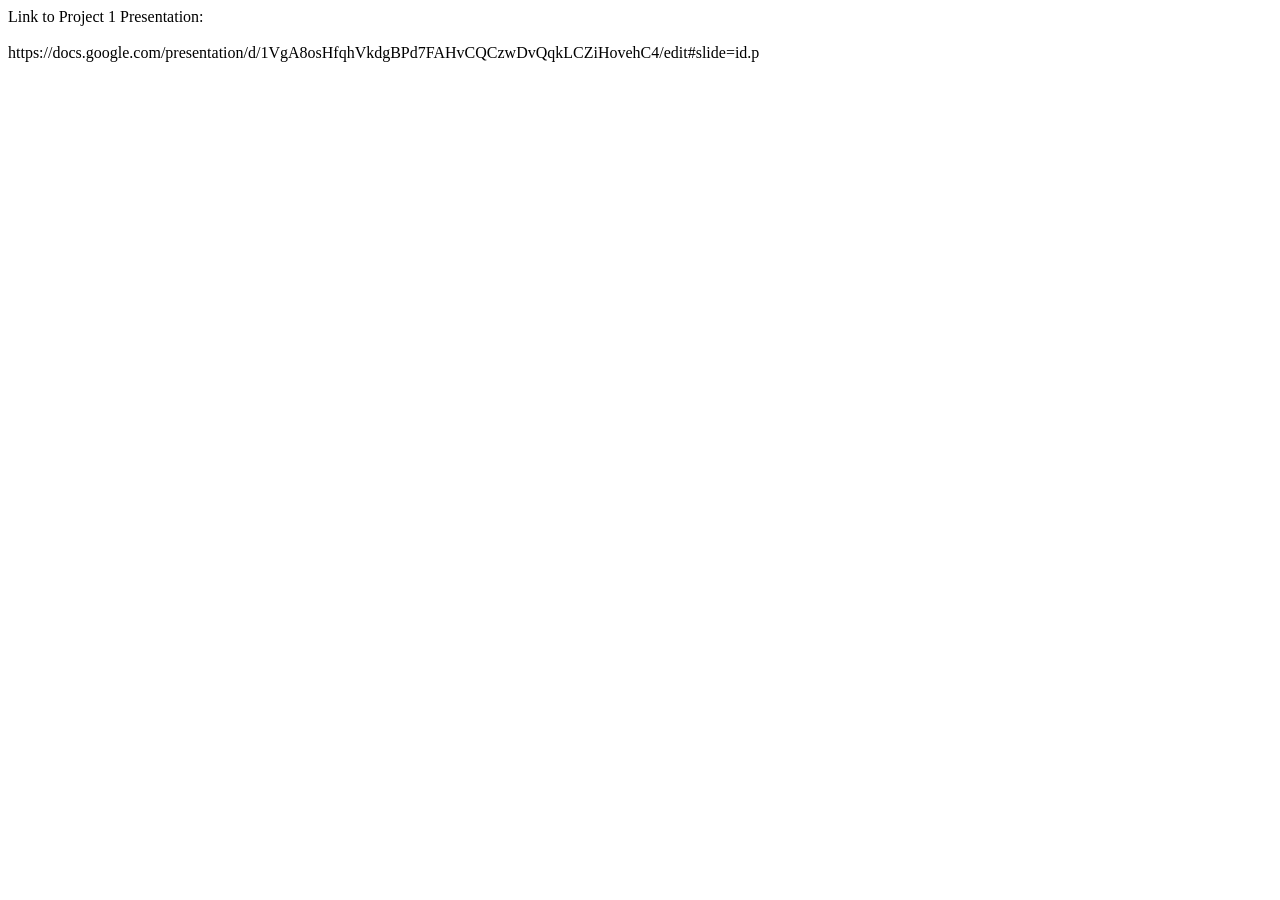
<file: sessions/project-1/index.html>
<!DOCTYPE html>
<html>
<head>
  <title></title>
</head>
<body>
Link to Project 1 Presentation:
<br></br>
https://docs.google.com/presentation/d/1VgA8osHfqhVkdgBPd7FAHvCQCzwDvQqkLCZiHovehC4/edit#slide=id.p 
</body>
</html>
</file>
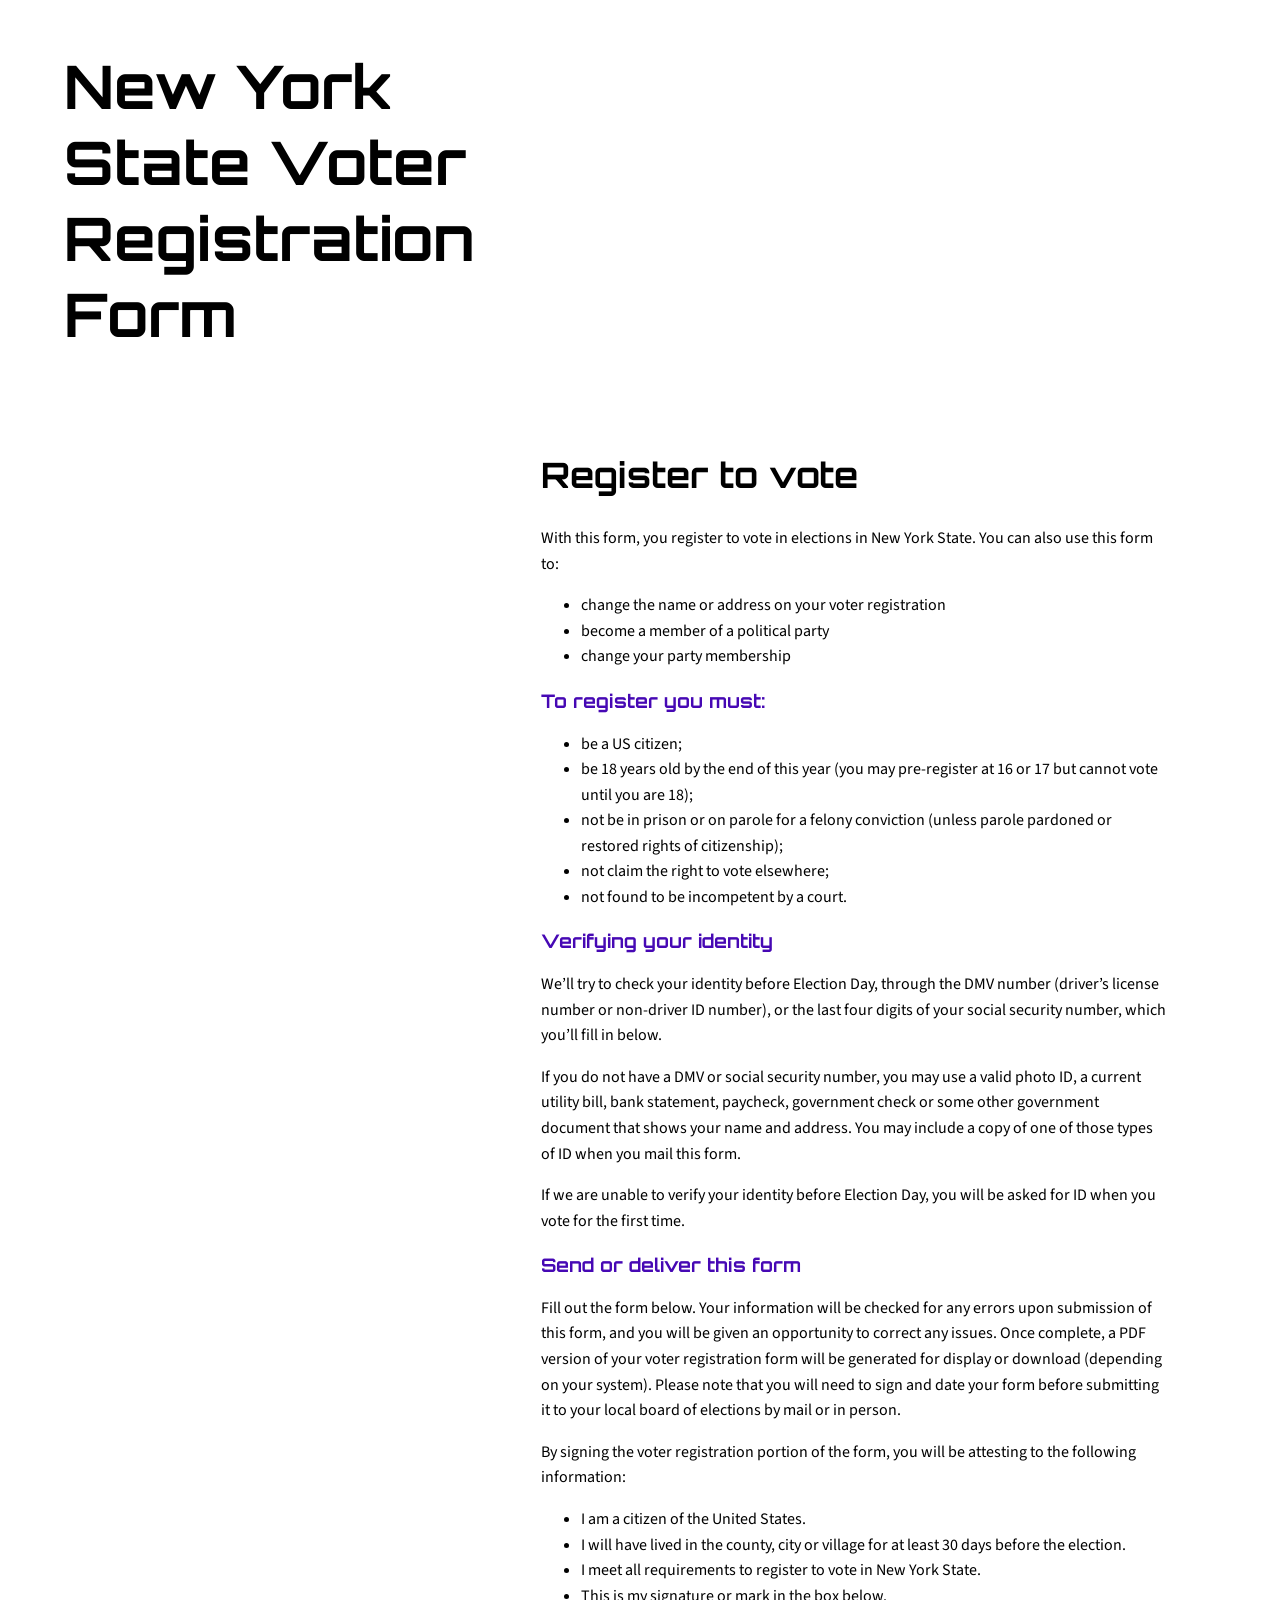
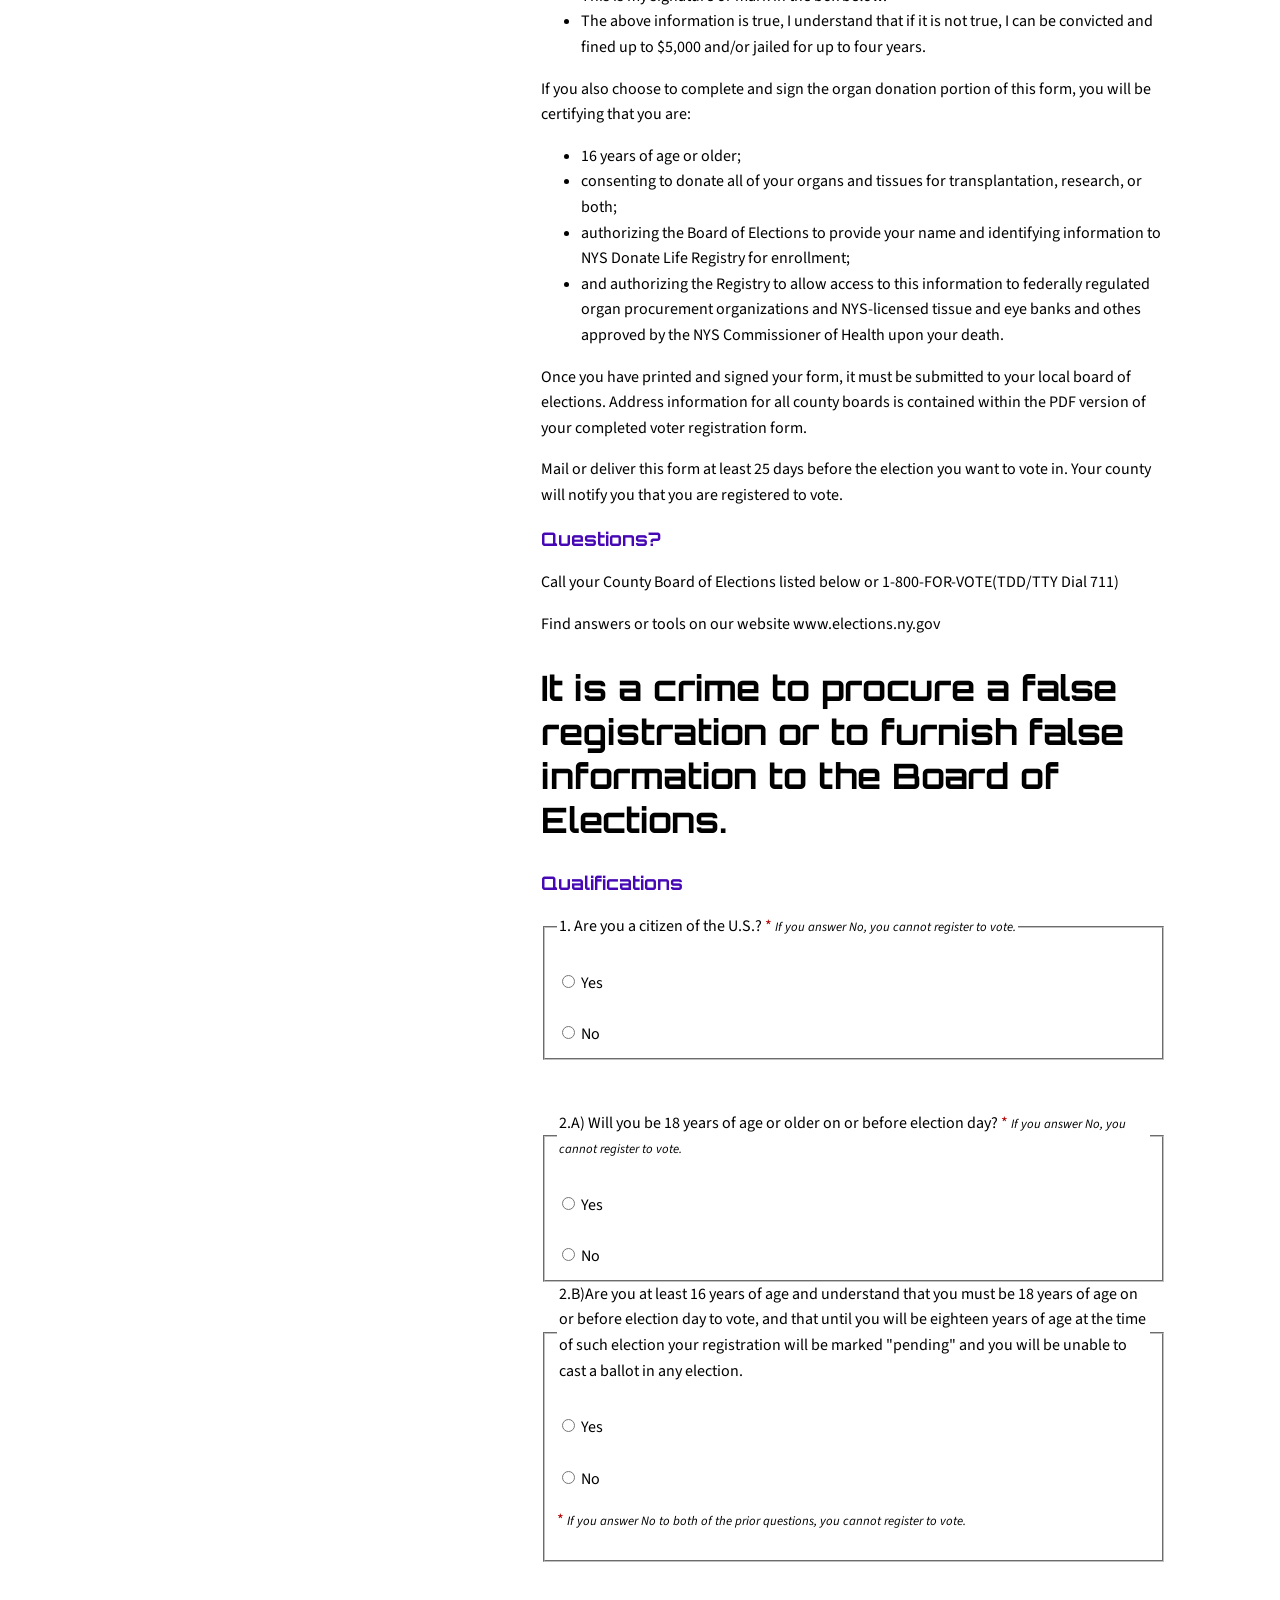
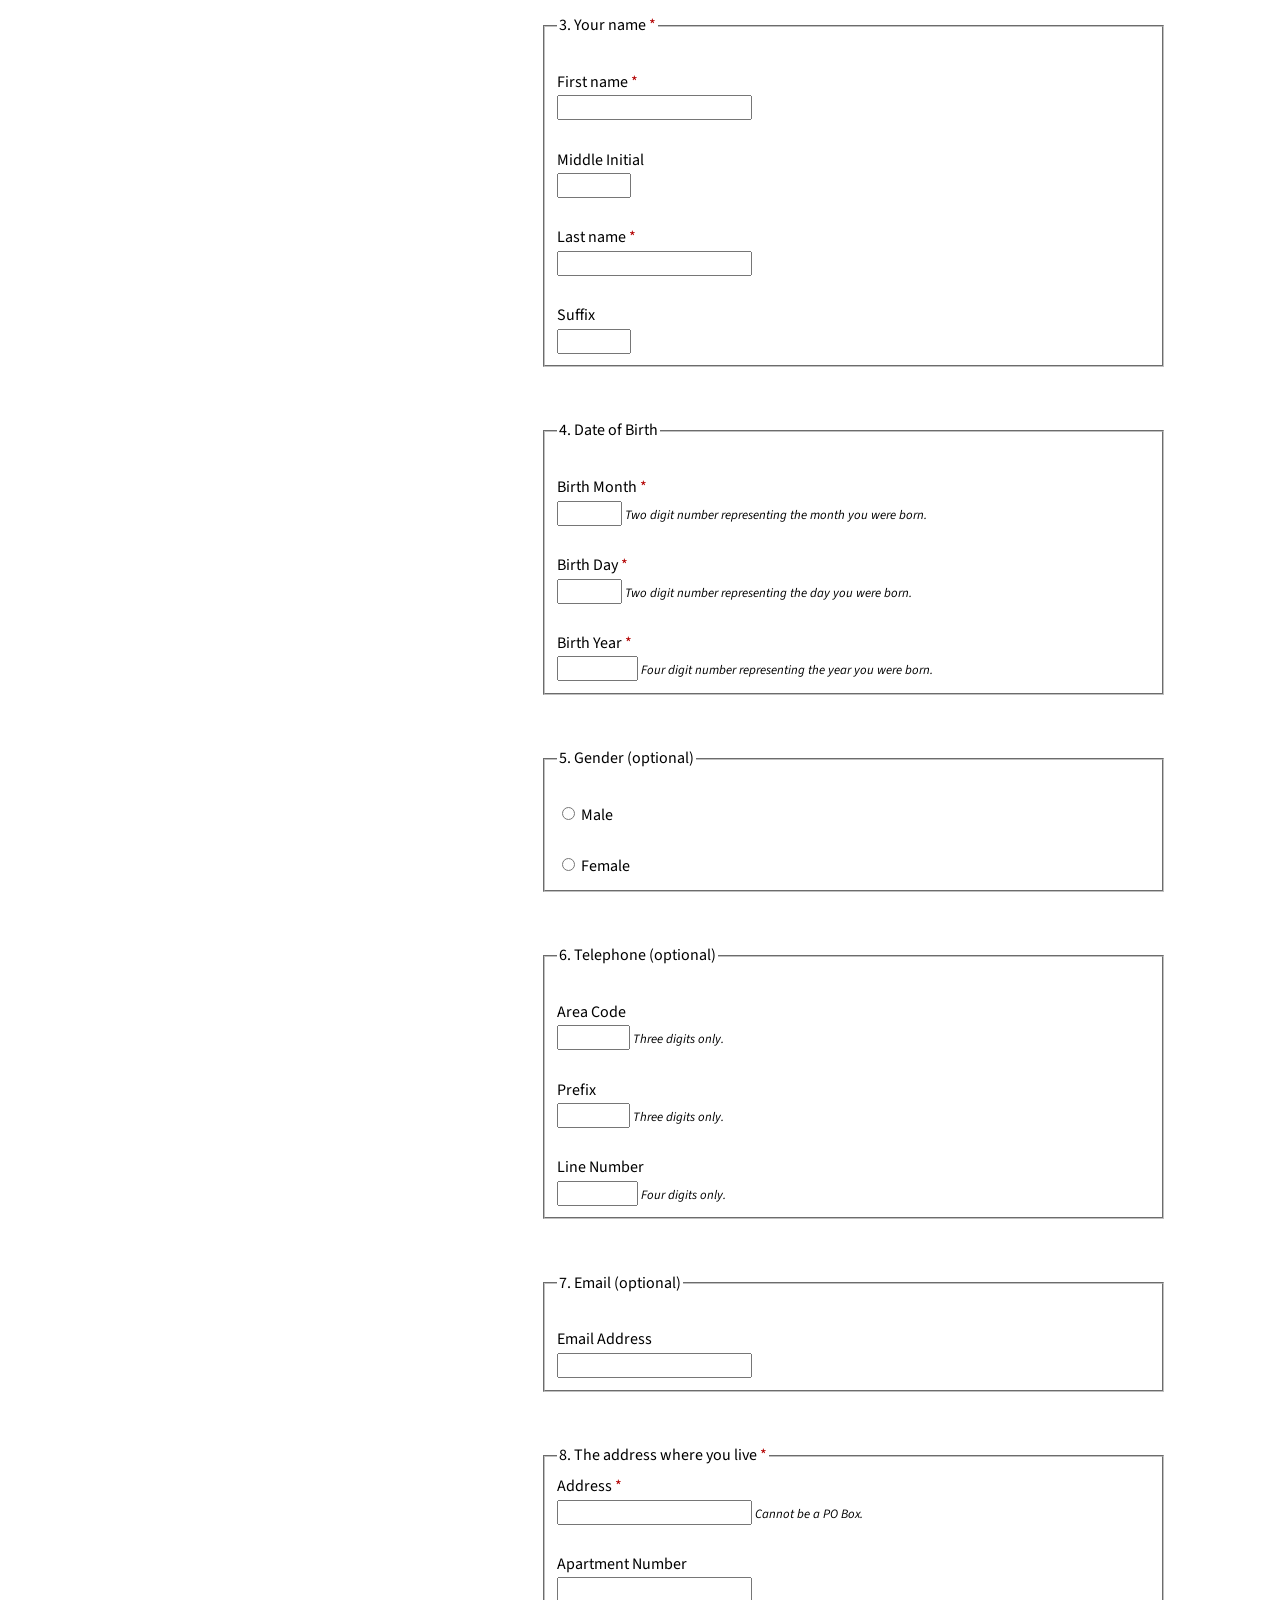
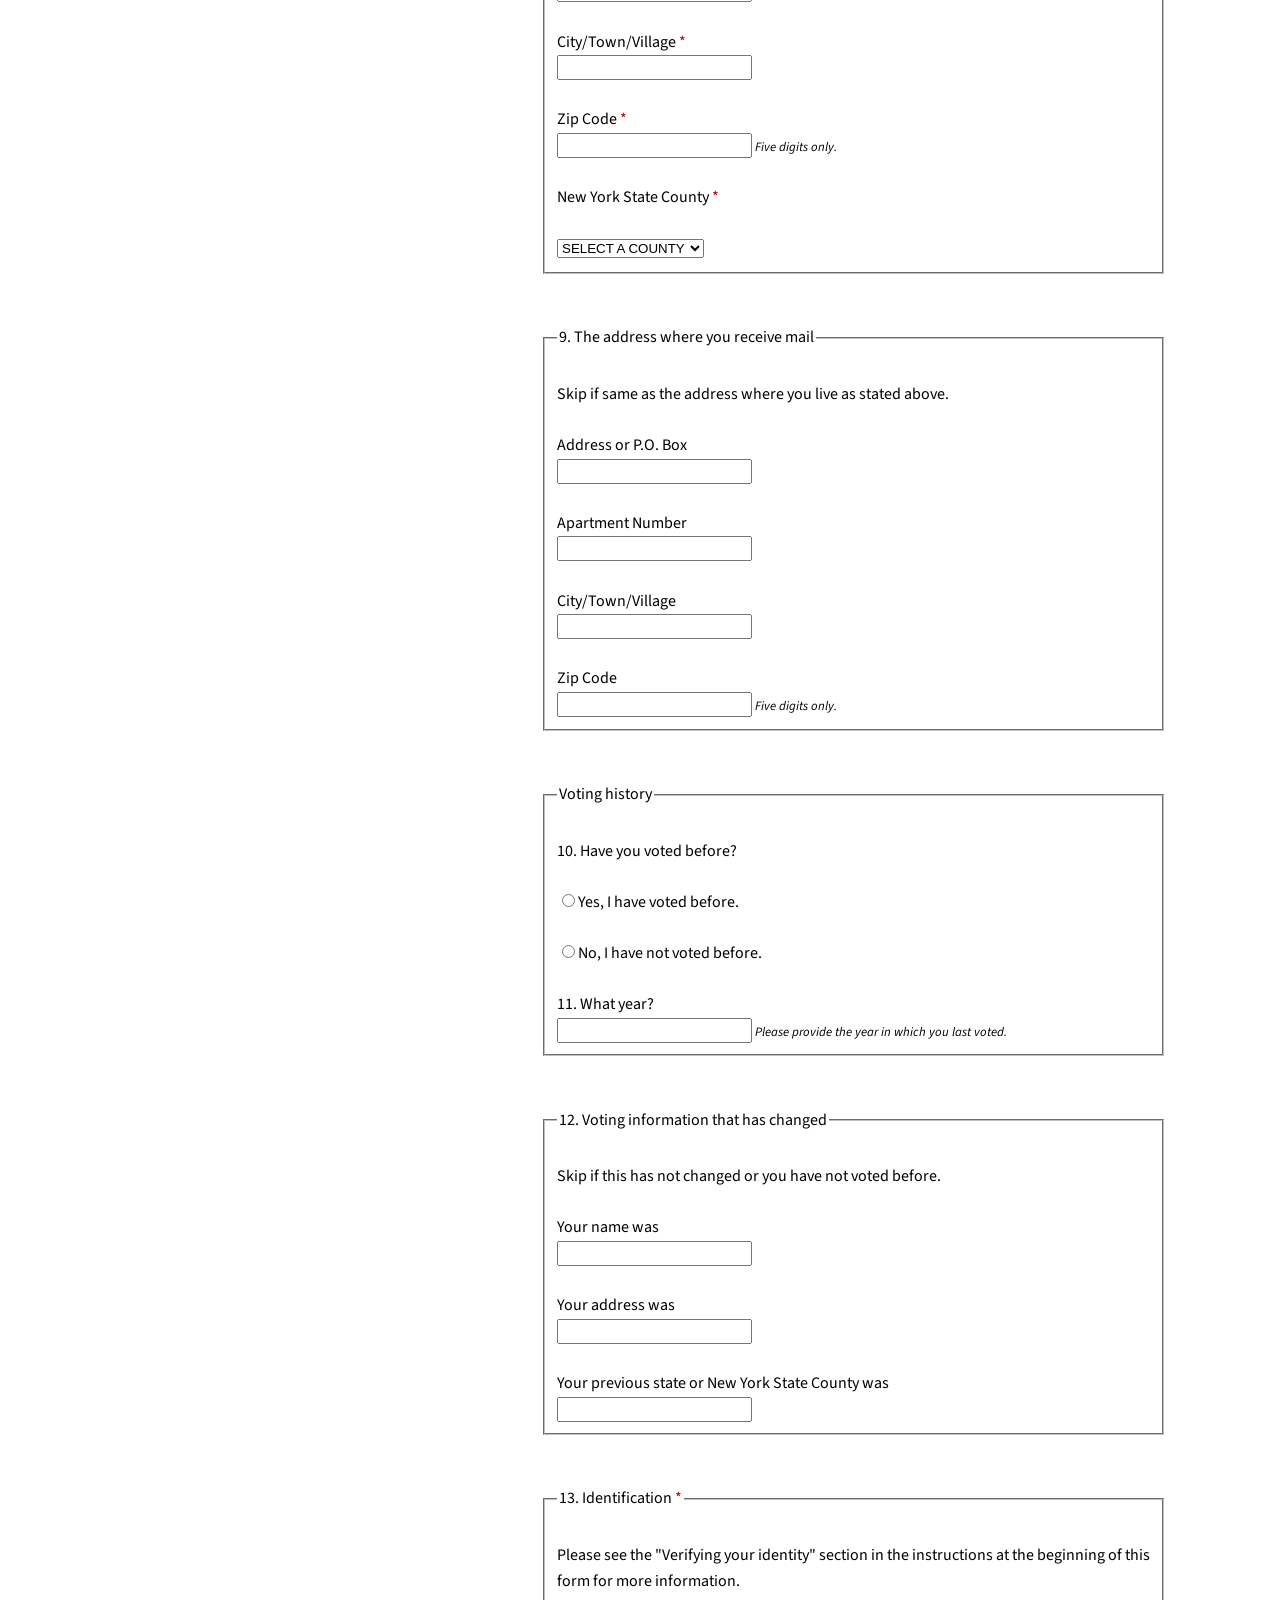
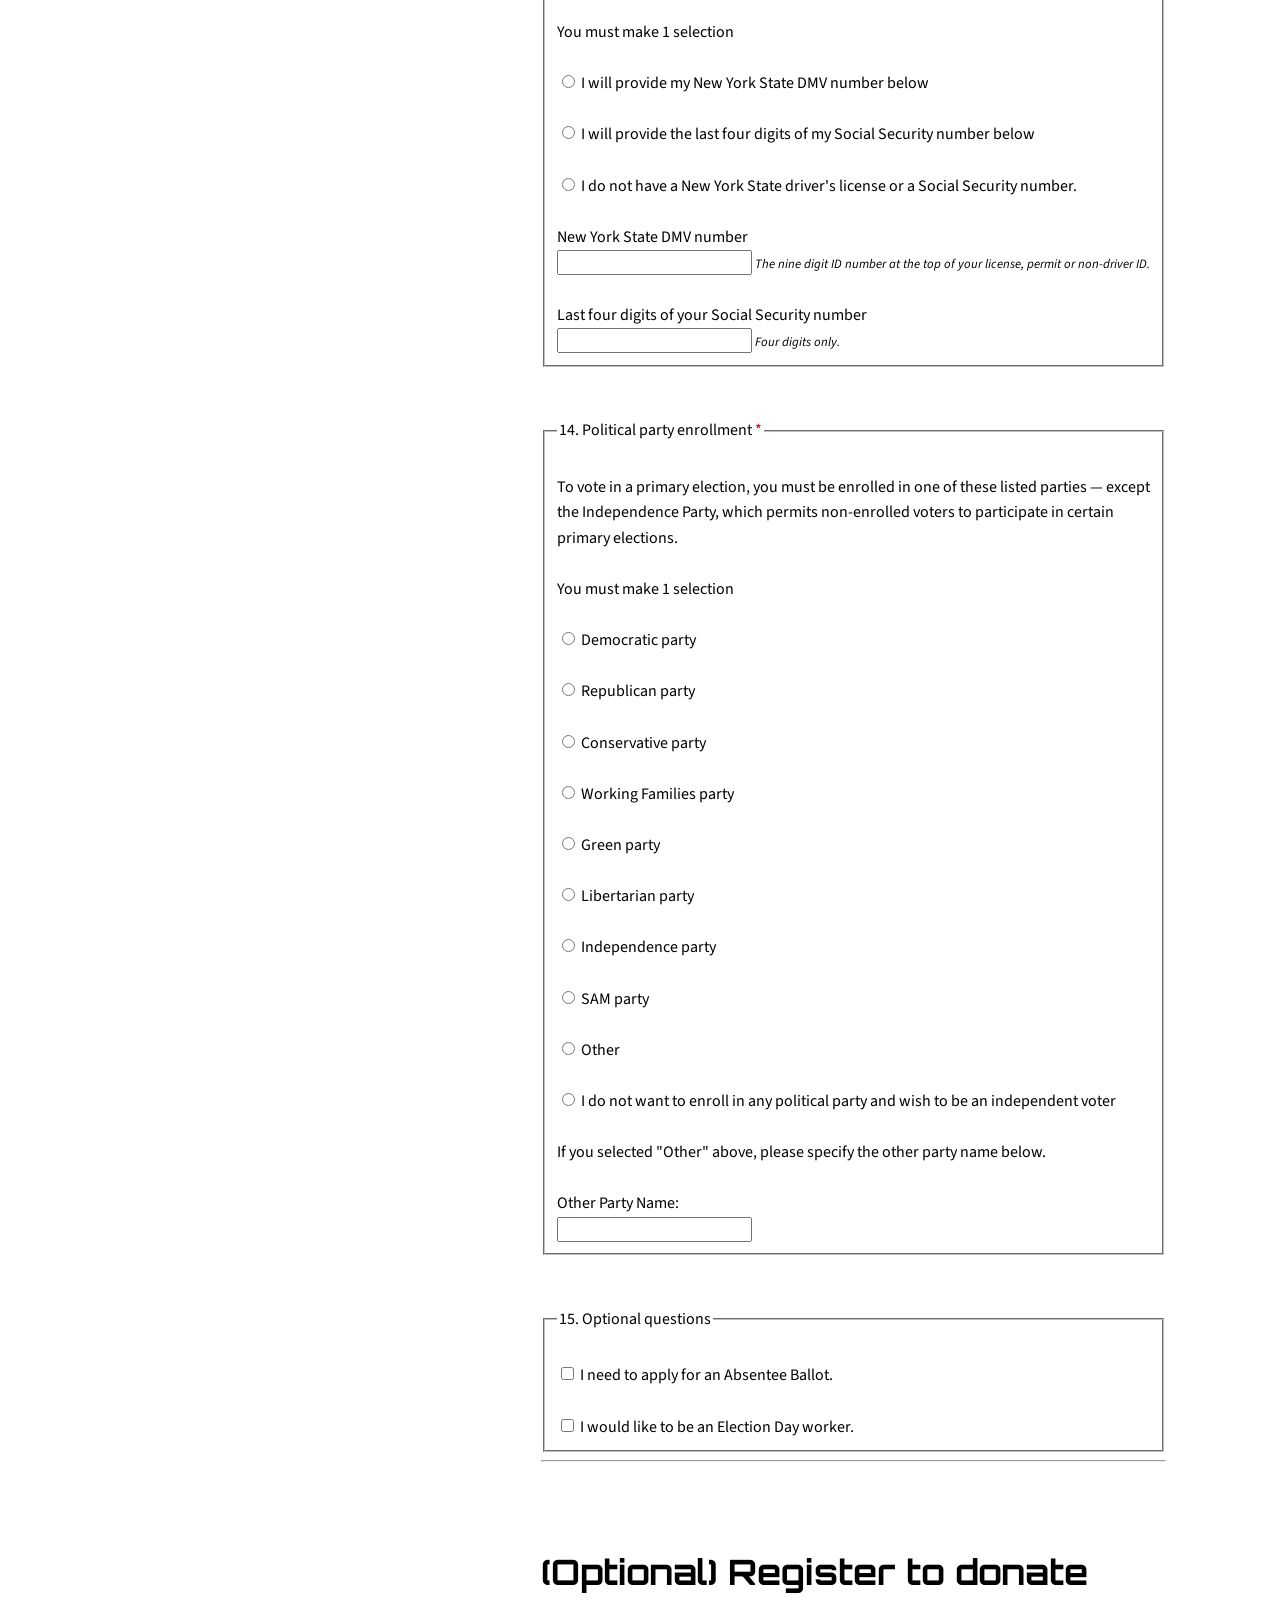
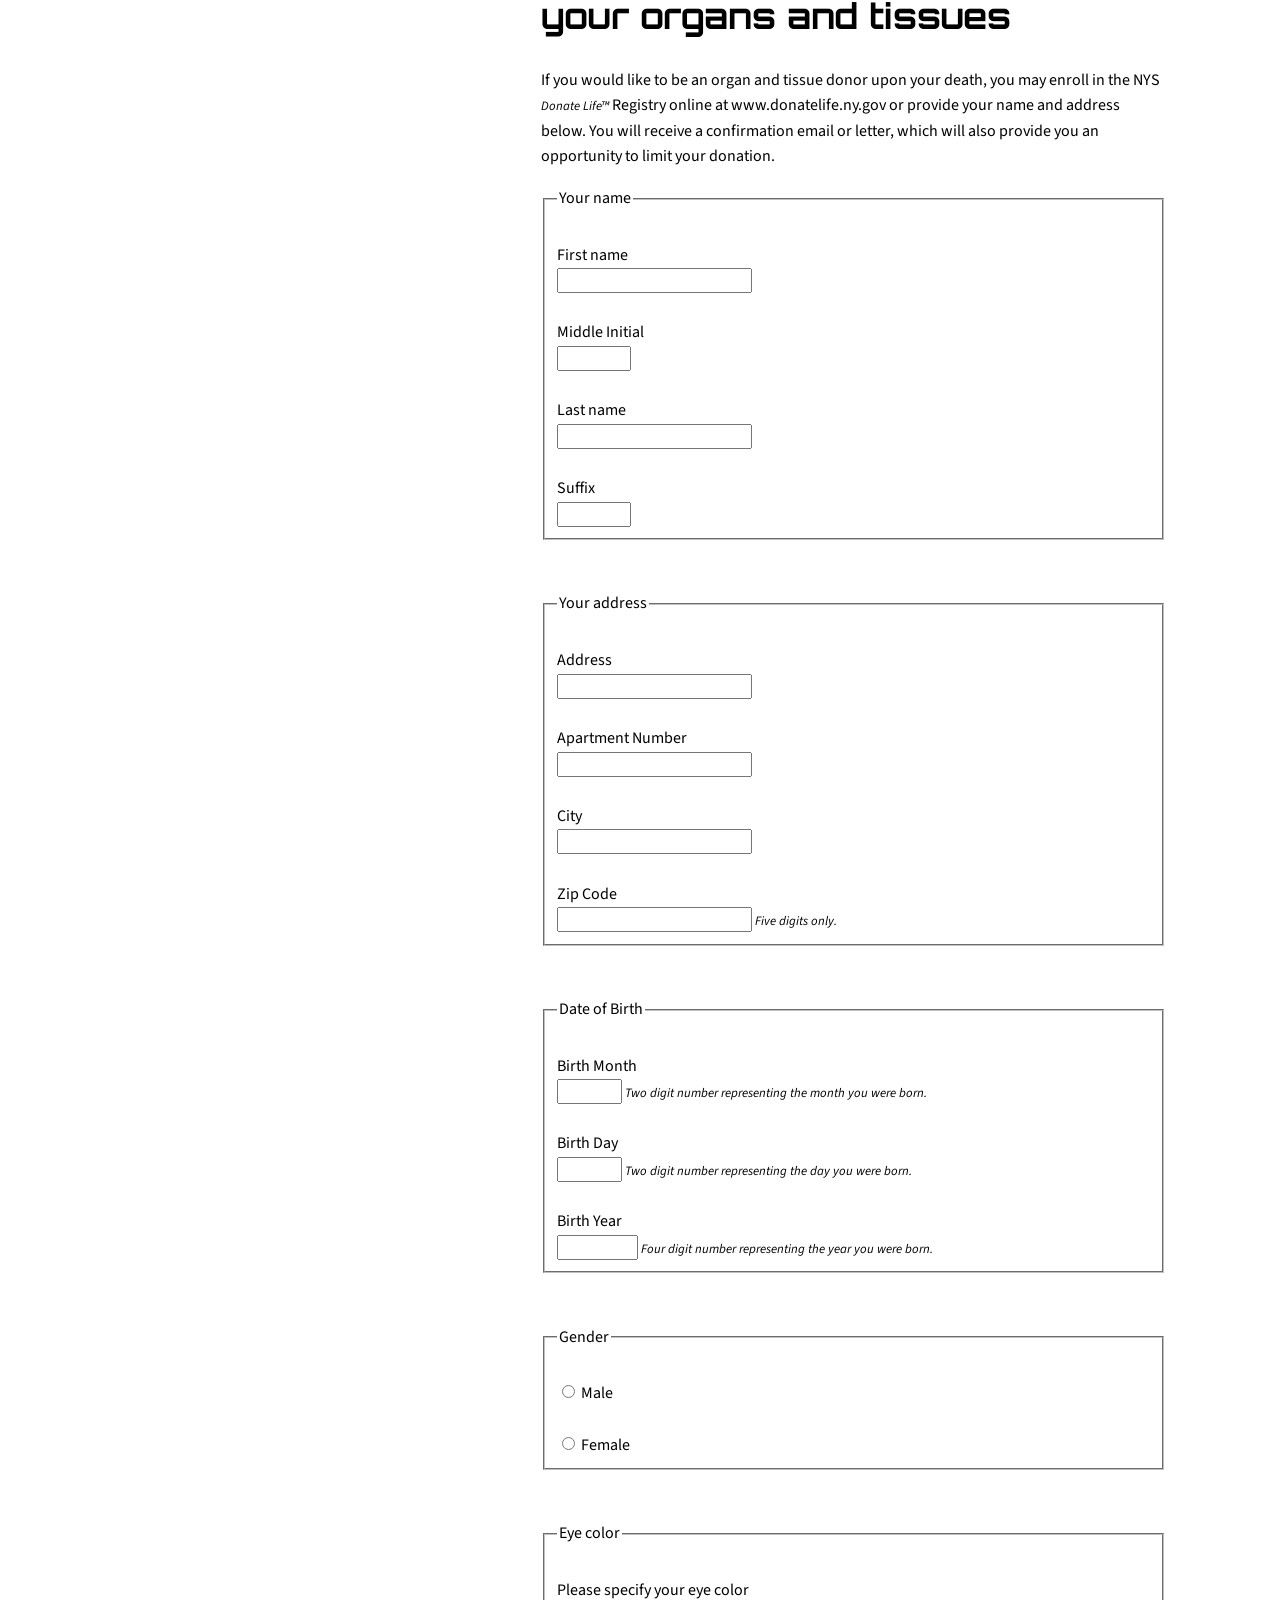
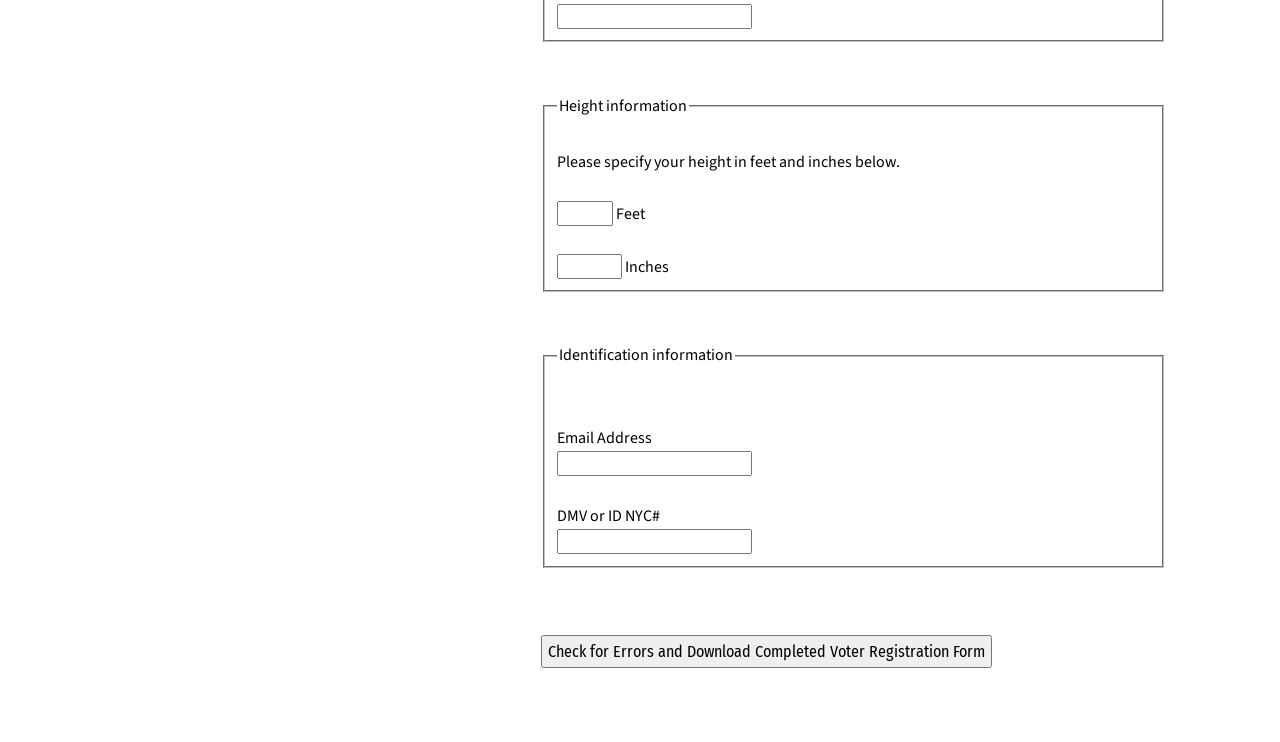
<file: sessions/project-2/index.html>
<!DOCTYPE HTML>
<html lang="en">
<head>
    <script src="https://cdn.levelaccess.net/accessjs/YW1wMTIzOTg/access.js" type="ee36475b8286708e116274d4-text/javascript"></script>
    <link href="https://fonts.googleapis.com/css?family=Orbitron&display=swap" rel="stylesheet">
    <link href="https://fonts.googleapis.com/css?family=Fira+Sans+Condensed&display=swap" rel="stylesheet">
    <link rel="stylesheet" type="text/css" href="style.css">
    <link href="https://fonts.googleapis.com/css?family=Source+Sans+Pro&display=swap" rel="stylesheet">

<title>New York State Voter Registration Form</title>
<meta http-equiv="Content-Type" content="text/html; charset=utf-8">
<meta http-equiv="X-FRAME-OPTIONS" content="SAMEORIGIN">
<meta name="keywords" content="Voter Registration Form">
<meta name="description" content="Voter Registration Form - English">
<meta name="googlebot" content="noarchive">
<meta name="robots" content="noarchive">
</head>
<body>
    <main>

    <div id="ds-container">
    <div id="left-sidebar">
    <div id="top-row">

<h1>New York State Voter Registration Form</h1>
</div>
</div>
          <div id="main-content">
            <div id="bottom-row">

<h2>Register to vote</h2>


<p>With this form, you register to vote in elections in New York State. You can also use this form to:</p>
<ul>
    <li> change the name or address on your voter registration</li>
    <li> become a member of a political party</li>
    <li> change your party membership</li>
</ul>

<h3>To register you must:</h3>

<ul>
    <li> be a US citizen;</li>
    <li> be 18 years old by the end of this year (you may pre-register at 16 or 17 but cannot vote until you are 18);</li>
    <li> not be in prison or on parole for a felony conviction (unless parole pardoned or restored rights of citizenship);</li>
    <li> not claim the right to vote elsewhere;</li>
    <li> not found to be incompetent by a court.</li>
</ul>

<h3>Verifying your identity</h3>

<p>We’ll try to check your identity before Election Day, through the DMV number (driver’s license number or non-driver ID number), or the last four digits of your social security number, which you’ll fill in below. </p>

<p>If you do not have a DMV or social security number, you may use a valid photo ID, a current utility bill, bank statement, paycheck, government check or some other government document that shows your name and address. You may include a copy of one of those types of ID when you mail this form. </p>

<p>If we are unable to verify your identity before Election Day, you will be asked for ID when you vote for the first time. </p>

<h3>Send or deliver this form</h3>

<p>Fill out the form below. Your information will be checked for any errors upon submission of this form, and you will be given an opportunity to correct any issues. Once complete, a PDF version of your voter registration form will be generated for display or download (depending on your system). Please note that you will need to sign and date your form before submitting it to your local board of elections by mail or in person.</p>

<p>By signing the voter registration portion of the form, you will be attesting to the following information:</p>

<ul>
    <li>I am a citizen of the United States.</li>
    <li>I will have lived in the county, city or village for at least 30 days before the election.</li>
    <li>I meet all requirements to register to vote in New York State.</li>
    <li>This is my signature or mark in the box below.</li>
    <li>The above information is true, I understand that if it is not true, I can be convicted and fined up to $5,000 and/or jailed for up to four years.</li>
</ul>

<p>If you also choose to complete and sign the organ donation portion of this form, you will be certifying that you are:</p>

<ul>
    <li>16 years of age or older;</li>
    <li>consenting to donate all of your organs and tissues for transplantation, research, or both;</li>
    <li>authorizing the Board of Elections to provide your name and identifying information to NYS Donate Life Registry for enrollment;</li>
    <li>and authorizing the Registry to allow access to this information to federally regulated organ procurement organizations and NYS-licensed tissue and eye banks and othes approved by the NYS Commissioner of Health upon your death.</li>
</ul>

<p>Once you have printed and signed your form, it must be submitted to your local board of elections. Address information for all county boards is contained within the PDF version of your completed voter registration form.</p>

<p>Mail or deliver this form at least 25 days before the election you want to vote in. Your county will notify you that you are 
registered to vote.</p>

<h3>Questions?</h3>

<p>Call your County Board of Elections listed below or 1-800-FOR-VOTE(TDD/TTY Dial 711)</p>

<p>Find answers or tools on our website www.elections.ny.gov</p>

      


<h2>It is a crime to procure a false registration or to furnish false information to the Board of Elections.</h2>

<h3>Qualifications</h3>

<form id="sign-up" name="form1" method="post" action="https://www.webmerge.me/merge/76666/lqfz92">

<fieldset>
<legend>1. Are you a citizen of the U.S.? <span class="star">*</span> <em>If you answer No, you cannot register to vote.</em></legend>
<br>
<input required="" aria-required="true" class="required" type="radio" name="Are you a citizen of the US" id="citizenship_Yes" value="Yes" title="Please describe your citizenship status.">
<label for="citizenship_Yes" class="inline">Yes </label>
<br><br>
<input required="" aria-required="true" class="required" type="radio" name="Are you a citizen of the US" id="citizenship_No" value="No" title="Please describe your citizenship status.">
<label for="citizenship_No" class="inline">No </label>
</fieldset>
<br><br>

<fieldset>
<legend>2.A) Will you be 18 years of age or older on or before election day? <span class="star">*</span> <em>If you answer No, you cannot register to vote.</em></legend>
<br>
<input required="" aria-required="true" class="required" type="radio" name="older on or before election day" id="ageA_Yes" value="Yes" title="Please choose which age status best describes you.">
<label for="ageA_Yes" class="inline">Yes </label>
<br><br>
<input required="" aria-required="true" class="required" type="radio" name="older on or before election day" id="ageA_No" value="No" title="Please choose which age status best describes you.">
<label for="ageA_No" class="inline">No </label>
</fieldset>
<fieldset>
<legend>2.B)Are you at least 16 years of age and understand that you must be 18 years of age on or before election day to vote, and that until you will be eighteen years of age at the time of such election your registration will be marked "pending" and you will be unable to cast a ballot in any election. </legend>
<br>
<input required="" aria-required="true" class="required" type="radio" name="older on or before election day" id="ageB_Yes" value="Yes" title="Please choose which age status best describes you.">
<label for="ageB_Yes" class="inline">Yes </label>
<br><br>
<input required="" aria-required="true" class="required" type="radio" name="older on or before election day" id="ageB_No" value="No" title="Please choose which age status best describes you.">
<label for="ageB_No" class="inline">No </label>
<p><span class="star">*</span> <em>If you answer No to both of the prior questions, you cannot register to vote.</em></p>
</fieldset>
<br><br>

<fieldset>
<legend>3. Your name <span class="star">*</span></legend>
<br>
<label for="first_name">First name <span class="star">*</span> </label>
<input required="" aria-required="true" class="required" type="text" name="FirstName" id="first_name">
<br><br>
<label for="middle_initial">Middle Initial </label>
<input type="text" name="MI" id="middle_initial" size="5">
<br><br>
<label for="last_name">Last name <span class="star">*</span> </label>
<input required="" aria-required="true" class="required" type="text" name="LastName" id="last_name">
<br><br>
<label for="suffix">Suffix </label>
<input type="text" name="Suffix" id="suffix" size="5">
</fieldset>
<br><br>

<fieldset>
<legend>4. Date of Birth</legend>
<br>
<label for="birth_month">Birth Month <span class="star">*</span>  </label>
<input required="" aria-required="true" aria-describedby="birth_month_desc" class="required" type="number" min="1" max="12" step="1" name="BirthMonth" id="birth_month" minlength="2" maxlength="2">
<span id="birth_month_desc" class="desc">Two digit number representing the month you were born.</span>
<br><br>
<label for="birth_day">Birth Day <span class="star">*</span>  </label>
<input required="" aria-required="true" aria-describedby="birth_day_desc" class="required" type="number" min="1" max="31" step="1" name="BirthDay" id="birth_day" minlength="2" maxlength="2">
<span id="birth_day_desc" class="desc">Two digit number representing the day you were born.</span>
<br><br>
<label for="birth_year">Birth Year <span class="star">*</span>  </label>
<input required="" aria-required="true" aria-describedby="birth_year_desc" class="required" type="number" min="1900" max="2016" step="1" name="BirthYear" id="birth_year" minlength="4" maxlength="4">
<span id="birth_year_desc" class="desc">Four digit number representing the year you were born.</span>
</fieldset>
<br><br>

<fieldset>
<legend>5. Gender (optional)</legend>
<br>
<input aria-required="false" type="radio" name="Gender_1" id="Male" value="Male">
<label for="Male" class="inline">Male </label>
<br><br>
<input aria-required="false" type="radio" name="Gender_1" id="Female" value="Female">
<label for="Female" class="inline">Female </label>
</fieldset>
<br><br>

<fieldset>
<legend>6. Telephone (optional)</legend>
<br>
<label for="area_code">Area Code  </label>
<input aria-required="false" aria-describedby="area_code_desc" type="number" min="100" max="999" step="1" name="TeleAreaCode" id="area_code" maxlength="3" minlength="3">
<span id="area_code_desc" class="desc">Three digits only.</span>
<br><br>
<label for="TelePrefix_1">Prefix</label>
<input aria-required="false" aria-describedby="prefix_desc" type="number" min="100" max="999" step="1" name="TelePrefix_1" id="TelePrefix_1" maxlength="3" minlength="3">
<span id="prefix_desc" class="desc">Three digits only.</span>
<br><br>
<label for="Telephone_1">Line Number</label>
<input aria-required="false" aria-describedby="line_number_desc" type="number" min="0000" max="9999" step="1" name="Telephone_1" id="Telephone_1" maxlength="4" minlength="4">
<span id="line_number_desc" class="desc">Four digits only.</span>
</fieldset>
<br><br>

<fieldset>
<legend>7. Email (optional)</legend>
<br>
<label for="email">Email Address </label>
<input aria-required="false" type="email" name="Email" id="email">
</fieldset>
<br><br>

<fieldset>
<legend>8. The address where you live <span class="star">*</span></legend>
<label for="Physical_Address">Address <span class="star">*</span> </label>
<input required="" aria-required="true" aria-describedby="p_address_desc" class="required" type="text" name="RAddress" id="Physical_Address">
<span id="p_address_desc" class="desc">Cannot be a PO Box.</span>
<br><br>
<label for="Physical_Address_Apartment_Number">Apartment Number </label>
<input type="text" name="Apt#" id="Physical_Address_Apartment_Number">
<br><br>
<label for="Physical_Address_City_Town_Village">City/Town/Village <span class="star">*</span> </label>
<input required="" aria-required="true" class="required" type="text" name="RCity/Town/Village" id="Physical_Address_City_Town_Village">
<br><br>
<label for="Physical_Address_Zip">Zip Code <span class="star">*</span> </label>
<input required="" aria-required="true" aria-describedby="p_address_zip_desc" class="required" type="number" minlength="5" maxlength="5" name="ResZip" id="Physical_Address_Zip">
<span id="p_address_zip_desc" class="desc">Five digits only.</span>
<br><br>
<label for="County_Name">New York State County <span class="star">*</span> </label><br>

    <select aria-required="true" class="required" id="County_Name" name="County" title="Please select a county from the list.">
        <option selected="selected" value="">SELECT A COUNTY</option>
        <option label="ALBANY" value="ALBANY">ALBANY</option>
        <option label="ALLEGANY" value="ALLEGANY">ALLEGANY</option>
        <option label="BROOME" value="BROOME">BROOME</option>
        <option label="BRONX" value="BRONX">BRONX</option>
        <option label="CATTARAUGUS" value="CATTARAUGUS">CATTARAUGUS</option>
        <option label="CAYUGA" value="CAYUGA">CAYUGA</option>
        <option label="CHAUTAUQUA" value="CHAUTAUQUA">CHAUTAUQUA</option>
        <option label="CHEMUNG" value="CHEMUNG">CHEMUNG</option>
        <option label="CHENANGO" value="CHENANGO">CHENANGO</option>
        <option label="CLINTON" value="CLINTON">CLINTON</option>
        <option label="COLUMBIA" value="COLUMBIA">COLUMBIA</option>
        <option label="CORTLAND" value="CORTLAND">CORTLAND</option>
        <option label="DELAWARE" value="DELAWARE">DELAWARE</option>
        <option label="DUTCHESS" value="DUTCHESS">DUTCHESS</option>
        <option label="ERIE" value="ERIE">ERIE</option>
        <option label="ESSEX" value="ESSEX">ESSEX</option>
        <option label="FRANKLIN" value="FRANKLIN">FRANKLIN</option>
        <option label="FULTON" value="FULTON">FULTON</option>
        <option label="GENESEE" value="GENESEE">GENESEE</option>
        <option label="GREENE" value="GREENE">GREENE</option>
        <option label="HAMILTON" value="HAMILTON">HAMILTON</option>
        <option label="HERKIMER" value="HERKIMER">HERKIMER</option>
        <option label="JEFFERSON" value="JEFFERSON">JEFFERSON</option>
        <option label="KINGS" value="KINGS">KINGS</option>
        <option label="LEWIS" value="LEWIS">LEWIS</option>
        <option label="LIVINGSTON" value="LIVINGSTON">LIVINGSTON</option>
        <option label="MADISON" value="MADISON">MADISON</option>
        <option label="MONROE" value="MONROE">MONROE</option>
        <option label="MONTGOMERY" value="MONTGOMERY">MONTGOMERY</option>
        <option label="NASSAU" value="NASSAU">NASSAU</option>
        <option label="NEW YORK" value="NEW YORK">NEW YORK</option>
        <option label="NIAGARA" value="NIAGARA">NIAGARA</option>
        <option label="ONEIDA" value="ONEIDA">ONEIDA</option>
        <option label="ONONDAGA" value="ONONDAGA">ONONDAGA</option>
        <option label="ONTARIO" value="ONTARIO">ONTARIO</option>
        <option label="ORANGE" value="ORANGE">ORANGE</option>
        <option label="ORLEANS" value="ORLEANS">ORLEANS</option>
        <option label="OSWEGO" value="OSWEGO">OSWEGO</option>
        <option label="OTSEGO" value="OTSEGO">OTSEGO</option>
        <option label="PUTNAM" value="PUTNAM">PUTNAM</option>
        <option label="QUEENS" value="QUEENS">QUEENS</option>
        <option label="RENSSELAER" value="RENSSELAER">RENSSELAER</option>
        <option label="RICHMOND" value="RICHMOND">RICHMOND</option>
        <option label="ROCKLAND" value="ROCKLAND">ROCKLAND</option>
        <option label="SARATOGA" value="SARATOGA">SARATOGA</option>
        <option label="SCHENECTADY" value="SCHENECTADY">SCHENECTADY</option>
        <option label="SCHOHARIE" value="SCHOHARIE">SCHOHARIE</option>
        <option label="SCHUYLER" value="SCHUYLER">SCHUYLER</option>
        <option label="SENECA" value="SENECA">SENECA</option>
        <option label="ST. LAWRENCE" value="ST. LAWRENCE">ST. LAWRENCE</option>
        <option label="STEUBEN" value="STEUBEN">STEUBEN</option>
        <option label="SUFFOLK" value="SUFFOLK">SUFFOLK</option>
        <option label="SULLIVAN" value="SULLIVAN">SULLIVAN</option>
        <option label="TIOGA" value="TIOGA">TIOGA</option>
        <option label="TOMPKINS" value="TOMPKINS">TOMPKINS</option>
        <option label="ULSTER" value="ULSTER">ULSTER</option>
        <option label="WARREN" value="WARREN">WARREN</option>
        <option label="WASHINGTON" value="WASHINGTON">WASHINGTON</option>
        <option label="WAYNE" value="WAYNE">WAYNE</option>
        <option label="WESTCHESTER" value="WESTCHESTER">WESTCHESTER</option>
        <option label="WYOMING" value="WYOMING">WYOMING</option>
        <option label="YATES" value="YATES">YATES</option>
    </select>
</fieldset>
<br><br>

<fieldset>
<legend>9. The address where you receive mail</legend>
<br>
Skip if same as the address where you live as stated above.
<br><br>
<label for="Mailing_Address">Address or P.O. Box </label>
<input aria-required="false" type="text" name="MAddress" id="Mailing_Address">
<br><br>
<label for="Mailing_Address_Apartment_Number">Apartment Number </label>
<input aria-required="false" type="text" name="POBox" id="Mailing_Address_Apartment_Number">
<br><br>
<label for="Mailing_Address_City_Town_Village">City/Town/Village </label>
<input aria-required="false" type="text" name="MCity/Town/Village" id="Mailing_Address_City_Town_Village">
<br><br>
<label for="Mailing_Address_Zip">Zip Code </label>
<input aria-required="false" aria-describedby="m_address_zip_desc" type="number" minlength="5" maxlength="5" name="MailZip" id="Mailing_Address_Zip">
<span id="m_address_zip_desc" class="desc">Five digits only.</span>
</fieldset>
<br><br>

<fieldset>
<legend>Voting history</legend>
<br>
10. Have you voted before?
<br><br>
<input aria-required="false" type="radio" name="Have you voted before" id="voted_Yes" value="Yes"><label for="voted_Yes" class="inline">Yes, I have voted before. </label>
<br><br>
<input aria-required="false" type="radio" name="Have you voted before" id="voted_No" value="No"><label for="voted_No" class="inline">No, I have not voted before. </label>
<br><br>
<label for="last_year_voted">11. What year? </label>
<input aria-required="false" aria-describedby="lyv_desc" type="number" name="Year" id="last_year_voted" minlength="4" maxlength="4">
<span id="lyv_desc" class="desc">Please provide the year in which you last voted.</span>
</fieldset>
<br><br>

<fieldset>
<legend>12. Voting information that has changed</legend>
<br>
Skip if this has not changed or you have not voted before.
<br><br>
<label for="previous_name">Your name was </label>
<input aria-required="false" type="text" name="VHName" id="previous_name">
<br><br>
<label for="previous_address">Your address was </label>
<input aria-required="false" type="text" name="AddressChange" id="previous_address">
<br><br>
<label for="previous_state_county">Your previous state or New York State County was </label>
<input aria-required="false" type="text" name="CountyChange" id="previous_state_county">
</fieldset>
<br><br>

<fieldset>
<legend>13. Identification <span class="star">*</span></legend>
<br>
Please see the "Verifying your identity" section in the instructions at the beginning of this form for more information.
<br><br>
You must make 1 selection
<br><br>
<input required="" aria-required="true" class="required" type="radio" name="Identification" id="id_DMV" value="DMV" title="Please select an identification option.">
<label for="id_DMV" class="inline">I will provide my New York State DMV number below </label>
<br><br>
<input required="" aria-required="true" class="required" type="radio" name="Identification" id="id_SSN" value="SSN" title="Please select an identification option.">
<label for="id_SSN" class="inline">I will provide the last four digits of my Social Security number below </label>
<br><br>
<input required="" aria-required="true" class="required" type="radio" name="Identification" id="id_none" value="none" title="Please select an identification option.">
<label for="id_none" class="inline">I do not have a New York State driver's license or a Social Security number. </label>
<br><br>
<label for="DMV_number">New York State DMV number </label>
<input aria-required="false" aria-describedby="dmv_number_desc" type="number" minlength="9" maxlength="9" name="DMV1" id="DMV_number">
<span id="dmv_number_desc" class="desc">The nine digit ID number at the top of your license, permit or non-driver ID.</span>
<br><br>
<label for="SSN_number">Last four digits of your Social Security number </label>
<input aria-required="false" aria-describedby="ssn_desc" type="number" minlength="4" maxlength="4" name="SSN" id="SSN_number">
<span id="ssn_desc" class="desc">Four digits only.</span>
</fieldset>
<br><br>

<fieldset>
<legend>14. Political party enrollment <span class="star">*</span></legend>
<br>
To vote in a primary election, you must be enrolled in one of these listed parties — except the Independence Party, which permits non-enrolled voters to participate in certain primary elections.
<br><br>
You must make 1 selection
<br><br>
<input required="" aria-required="true" class="required" type="radio" id="partyDem" name="Choose a Party" value="partyDem" title="Please select an enrollment option."> <label for="partyDem" class="inline">Democratic party </label>
<br><br>
<input required="" aria-required="true" class="required" type="radio" id="partyRep" name="Choose a Party" value="partyRep" title="Please select an enrollment option."> <label for="partyRep" class="inline">Republican party </label>
<br><br>
<input required="" aria-required="true" class="required" type="radio" id="partyCon" name="Choose a Party" value="partyCon" title="Please select an enrollment option."> <label for="partyCon" class="inline">Conservative party </label>
<br><br>
<input required="" aria-required="true" class="required" type="radio" id="partyWFP" name="Choose a Party" value="partyWFP" title="Please select an enrollment option."> <label for="partyWFP" class="inline">Working Families party </label>
<br><br>
<input required="" aria-required="true" class="required" type="radio" id="partyGrn" name="Choose a Party" value="partyGrn" title="Please select an enrollment option."> <label for="partyGrn" class="inline">Green party </label>
<br><br>
<input required="" aria-required="true" class="required" type="radio" id="partyLBT" name="Choose a Party" value="partyLBT" title="Please select an enrollment option."> <label for="partyLBT" class="inline">Libertarian party</label>
<br><br>
<input required="" aria-required="true" class="required" type="radio" id="partyInd" name="Choose a Party" value="partyInd" title="Please select an enrollment option."> <label for="partyInd" class="inline">Independence party </label>
<br><br>
<input required="" aria-required="true" class="required" type="radio" id="partySAM" name="Choose a Party" value="partySAM" title="Please select an enrollment option."> <label for="partySAM" class="inline">SAM party </label>
<br><br>
<input required="" aria-required="true" class="required" type="radio" id="partyOth" name="Choose a Party" value="partyOth" title="Please select an enrollment option."> <label for="partyOth" class="inline">Other</label>
<br><br>
<input required="" aria-required="true" class="required" type="radio" id="partyNone" name="Choose a Party" value="partyNone" title="Please select an enrollment option."> <label for="partyNone" class="inline">I do not want to enroll in any political party and wish to be an independent voter</label>
<br><br>
If you selected "Other" above, please specify the other party name below.
<br><br>
<label for="OthParty">Other Party Name:  </label>
<input aria-required="false" type="text" name="OthParty" id="OthParty">
</fieldset>
<br><br>

<fieldset>
<legend>15. Optional questions</legend>
<br>
<input aria-required="false" type="checkbox" name="NeedAbsenteeBallot" id="Absentee_Ballot" value="Yes"> <label for="Absentee_Ballot" class="inline">I need to apply for an Absentee Ballot. </label>
<br><br>
<input aria-required="false" type="checkbox" name="ElectionDayWorker" id="Election_Day_Worker" value="Yes"> <label for="Election_Day_Worker" class="inline">I would like to be an Election Day worker. </label>
</fieldset>

<hr style="color:#cccccc">

<br><br>

<h2>(Optional) Register to donate your organs and tissues</h2>

<p>If you would like to be an organ and tissue donor upon your death, you may enroll in the NYS  <em>Donate Life™</em> Registry online at www.donatelife.ny.gov or provide your name and address below. You will receive a confirmation email or letter, which will also provide you an opportunity to limit your donation.</p>

<fieldset>
<legend>Your name</legend>
<br>
<label for="organ_donation_first_name">First name </label>
<input aria-required="false" type="text" name="OFName" id="organ_donation_first_name">
<br><br>
<label for="organ_donation_middle_initial">Middle Initial </label>
<input aria-required="false" type="text" name="OMI" id="organ_donation_middle_initial" size="5">
<br><br>
<label for="organ_donation_last_name">Last name </label>
<input aria-required="false" type="text" name="OLastName" id="organ_donation_last_name">
<br><br>
<label for="organ_donation_suffix">Suffix </label>
<input aria-required="false" type="text" name="OSuffix" id="organ_donation_suffix" size="5">
</fieldset>
<br><br>

<fieldset>
<legend>Your address</legend>
<br>
<label for="organ_donation_Address">Address </label>
<input aria-required="false" type="text" name="OAddress" id="organ_donation_Address">
<br><br>
<label for="organ_donation_Address_Apartment_Number">Apartment Number </label>
<input aria-required="false" type="text" name="OApt" id="organ_donation_Address_Apartment_Number">
<br><br>
<label for="organ_donation_Address_City">City </label>
<input aria-required="false" type="text" name="City" id="organ_donation_Address_City">
<br><br>
<label for="organ_donation_Address_Zip">Zip Code </label>
<input type="number" aria-required="false" aria-describedby="d_address_zip_desc" minlength="5" maxlength="5" name="OZip" id="organ_donation_Address_Zip">
<span id="d_address_zip_desc" class="desc">Five digits only.</span>
</fieldset>
<br><br>

<fieldset>
<legend>Date of Birth</legend>
<br>
<label for="od_birth_month">Birth Month  </label>
<input aria-required="false" aria-describedby="od_birth_month_desc" type="number" min="1" max="12" step="1" name="OBirthMonth" id="od_birth_month" minlength="2" maxlength="2">
<span id="od_birth_month_desc" class="desc">Two digit number representing the month you were born.</span>
<br><br>
<label for="od_birth_day">Birth Day  </label>
<input aria-required="false" aria-describedby="od_birth_day_desc" type="number" min="1" max="31" step="1" name="OBirthDay" id="od_birth_day" minlength="2" maxlength="2">
<span id="od_birth_day_desc" class="desc">Two digit number representing the day you were born.</span>
<br><br>
<label for="od_birth_year">Birth Year  </label>
<input aria-required="false" aria-describedby="od_birth_year_desc" type="number" min="1900" max="2016" step="1" name="OBirthYear" id="od_birth_year" minlength="4" maxlength="4">
<span id="od_birth_year_desc" class="desc">Four digit number representing the year you were born.</span>
</fieldset>
<br><br>

<fieldset>
<legend>Gender</legend>
<br>
<input aria-required="false" type="radio" name="OGender" id="OMale" value="Male">
<label for="OMale" class="inline">Male </label>
<br><br>
<input aria-required="false" type="radio" name="OGender" id="OFemale" value="Female">
<label for="OFemale" class="inline">Female </label>
</fieldset>
<br><br>

<fieldset>
<legend>Eye color</legend>
<br>
<label for="Eyecolor">Please specify your eye color </label>
<input aria-required="false" type="text" name="EyeColor" id="Eyecolor">
</fieldset>
<br><br>

<fieldset>
<legend>Height information</legend>
<br>
Please specify your height in feet and inches below.
<br><br>
<input aria-required="false" type="number" min="0" max="8" maxlength="1" name="OHeightFeet" id="organ_donation_height_feet"> 
<label for="organ_donation_height_feet" class="inline">Feet </label>
<br><br>
<input aria-required="false" type="number" min="0" max="11" maxlength="2" name="OHeightInches" id="organ_donation_height_inches"> 
<label for="organ_donation_height_inches" class="inline">Inches </label>
</fieldset>
<br><br>
  
<fieldset>
<legend>Identification information</legend>
<br><br>
<label for="OEmail">Email Address </label>
<input aria-required="false" type="email" name="OEmail" id="OEmail">
<br><br>
<label for="ODMV_ID_NYC#">DMV or ID NYC#</label>
<input aria-required="false" type="number" name="ODMV_ID_NYC#" id="ODMV_ID_NYC#"> 
</fieldset>
<br><br>

  <p>
    <input class="required" type="submit" name="submit" id="submit" value="Check for Errors and Download Completed Voter Registration Form">
  </p>
</form>
</div>
</div>
</form>

</body>
</file>
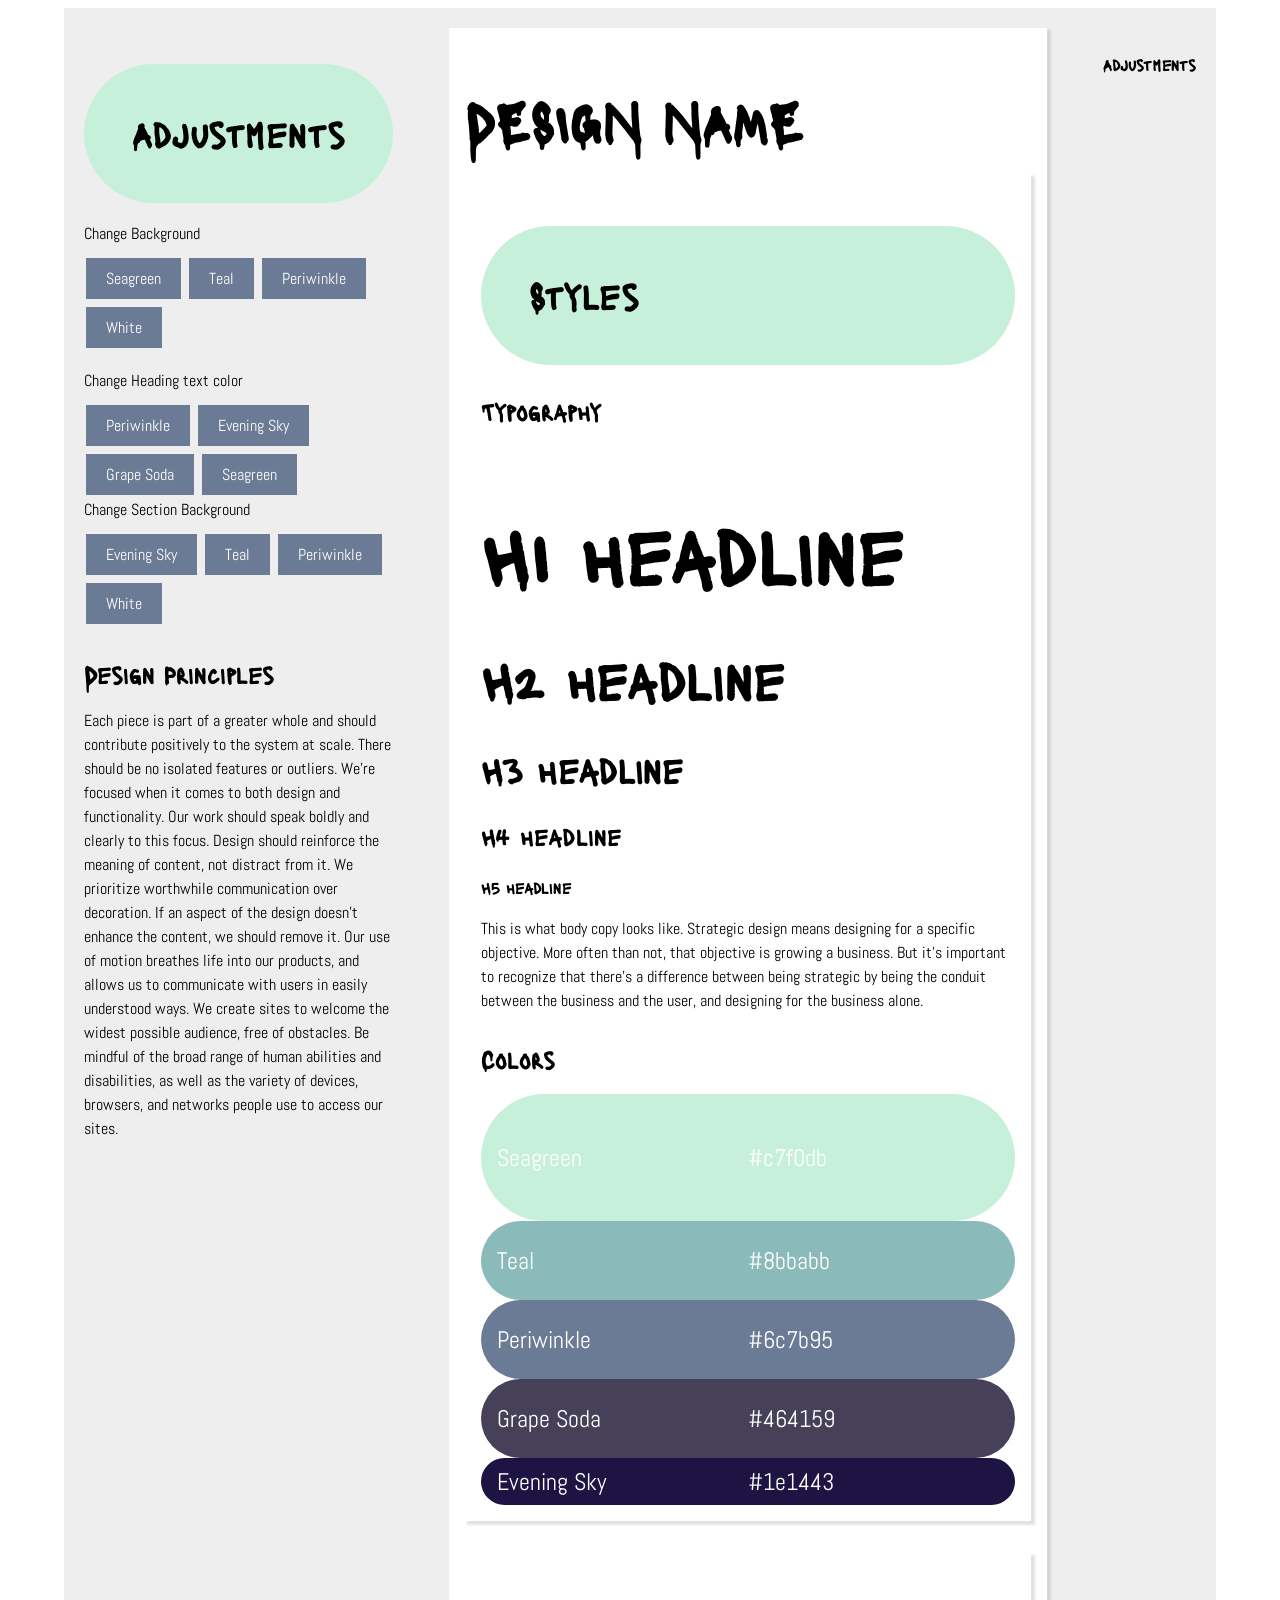
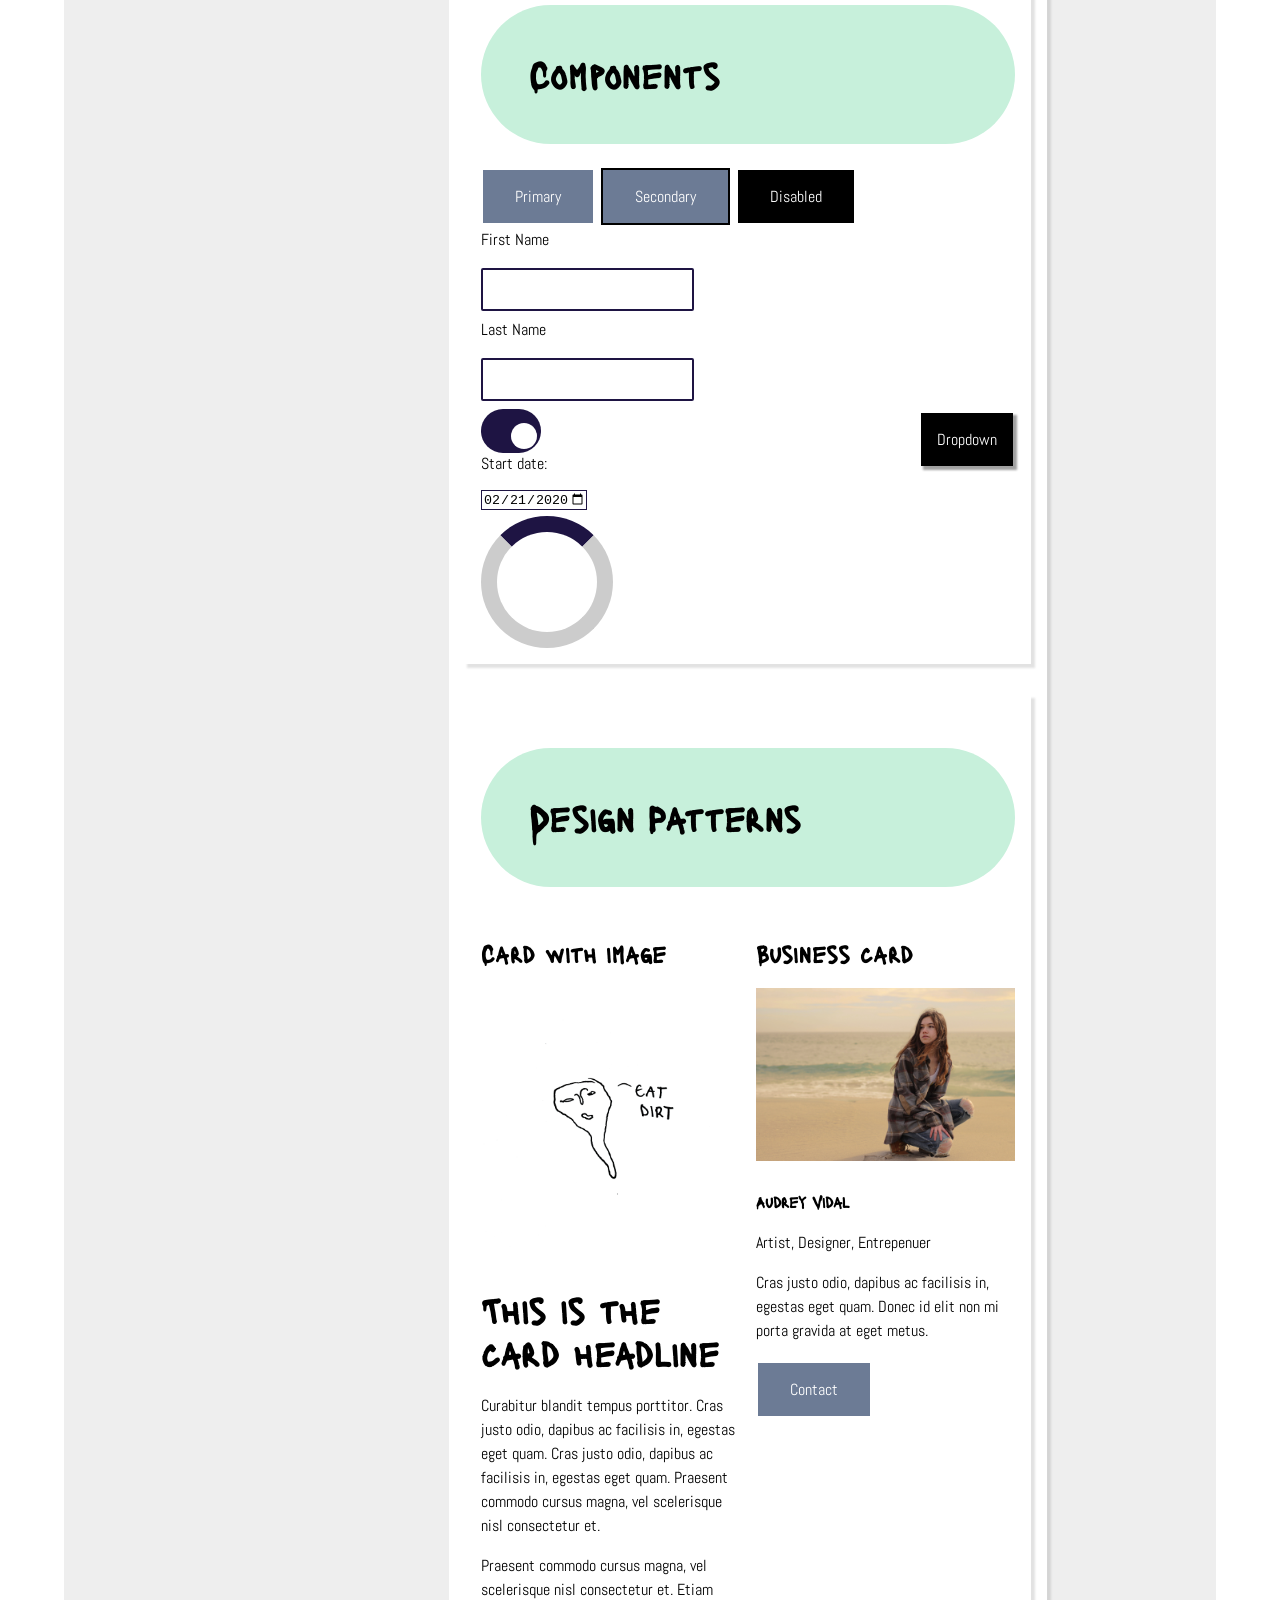
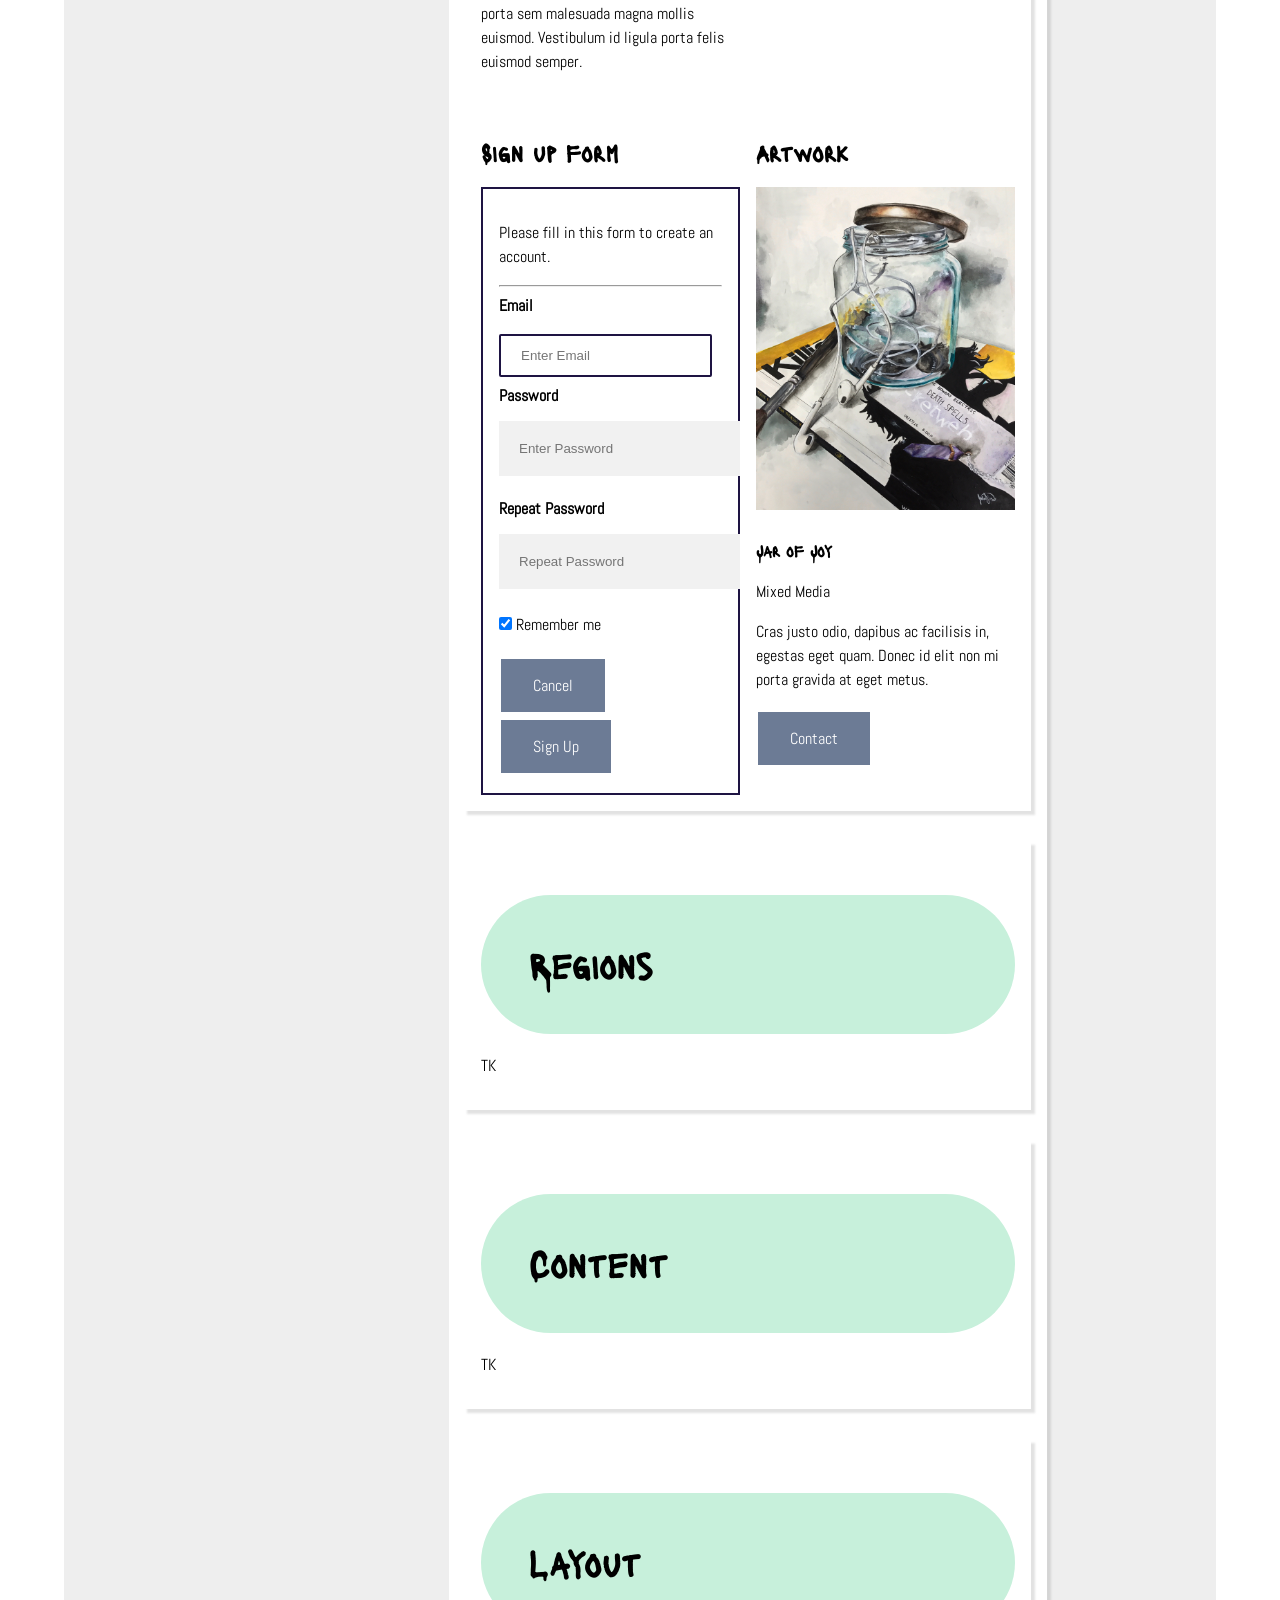
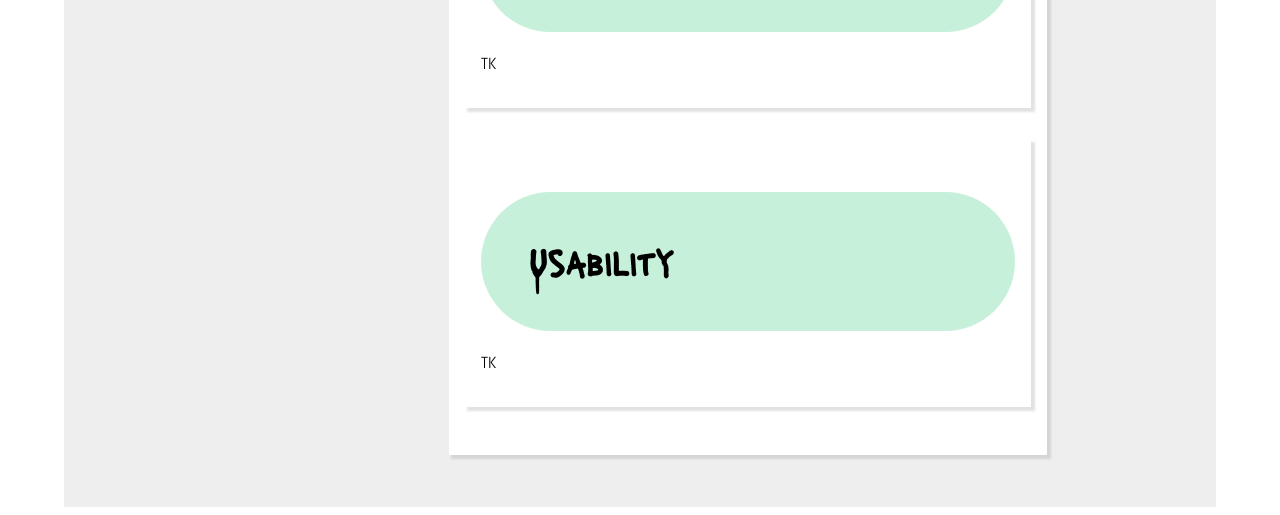
<file: sessions/week-11/index.html>
<!DOCTYPE html>
<html>
<head>
  <title></title>
  <link rel="stylesheet" type="text/css" href="style.css">
   <link href="https://fonts.googleapis.com/css?family=Lacquer&display=swap" rel="stylesheet"> 
    <link href="https://fonts.googleapis.com/css?family=Abel&display=swap" rel="stylesheet"> 
</head>
<body>
  <main>
    <div id="ds-container">
      <div id="main-content">


        <h3 class="section-label">Adjustments</h3>
        <div>
        <label>Change Background</label>
        <button type="button" onclick="changeBodyBg('#c7f0db');">Seagreen</button>
        <button type="button" onclick="changeBodyBg('#8bbabb');">Teal</button>
        <button type="button" onclick="changeBodyBg('#6c7b95');">Periwinkle</button>
        <button type="button" onclick="changeBodyBg('#FFF');">White</button>

    </div>
    <br>
    <div>
        <label>Change Heading text color</label>
        <button type="button" onclick="changeHeaderColor('#6c7b95');">Periwinkle</button>
        <button type="button" onclick="changeHeaderColor('#1e1443');">Evening Sky</button>
        <button type="button" onclick="changeHeaderColor('#464159');">Grape Soda</button>
        <button type="button" onclick="changeHeaderColor('#c7f0db');">Seagreen</button>

    </div>
      <div>
        <label>Change Section Background</label>
        <button type="button" onclick="changeSectionBG('#1e1443');">Evening Sky</button>
        <button type="button" onclick="changeSectionBG('#8bbabb');">Teal</button>
        <button type="button" onclick="changeSectionBG('#6c7b95');">Periwinkle</button>
        <button type="button" onclick="changeSectionBG('#fff');">White</button>

    </div>
        
        <h4>Design Principles</h4>
        <p>Each piece is part of a greater whole and should contribute positively to the system at scale. There should be no isolated features or outliers.

We’re focused when it comes to both design and functionality. Our work should speak boldly and clearly to this focus.

Design should reinforce the meaning of content, not distract from it. We prioritize worthwhile communication over decoration. If an aspect of the design doesn’t enhance the content, we should remove it.

Our use of motion breathes life into our products, and allows us to communicate with users in easily understood ways.

We create sites to welcome the widest possible audience, free of obstacles. Be mindful of the broad range of human abilities and disabilities, as well as the variety of devices, browsers, and networks people use to access our sites.</p> </div>
      <div id="left-sidebar">
        <section>
          <h2> DESIGN NAME</h2>
          <section id="section">
          <h3 class="section-label">Styles</h3>
          <h4 class="section-break">Typography</h4>
           <h1 class="header">H1 headline</h1>
        <h2 class="header">H2 headline</h2>
        <h3 class="header">H3 headline</h3>
        <h4 class="header">H4 headline</h4>
        <h5 class="header">H5 headline</h5>
            <p>This is what body copy looks like. Strategic design means designing for a specific objective. More often than not, that objective is growing a business. But it’s important to recognize that there’s a difference between being strategic by being the conduit between the business and the user, and designing for the business alone.</p>
           <h4 class="section-break">Colors</h4>
        <div class="primary-hue color-1"><div>Seagreen</div><div>#c7f0db<br></div></div>
        <div class="secondary-hue color-2"><div>Teal</div><div>#8bbabb<br></div></div>
        <div class="secondary-hue color-3"><div>Periwinkle</div><div>#6c7b95<br></div></div>
        <div class="secondary-hue color-4"><div>Grape Soda</div><div>#464159<br></div></div>
        <div class="accent-hue color-5"><div>Evening Sky</div><div>#1e1443<br></div></div>
        </section>
        <section><h3 class="section-label">Components</h3>
        <div class="component-group">
          <div class="cg-1">
            <button class="button button1">Primary</button>
            <button class="button button2">Secondary</button>
            <button class="button button3">Disabled</button>
        </div>
        <div class="cg-2">
          <form>
          <label for="fname">First Name</label>
          <input type="text" id="fname" name="fname">
          <label for="lname">Last Name</label>
          <input type="text" id="lname" name="lname">
          </form>
        </div>
        <div class="cg-3">
          <div class="dropdown">
          <button class="dropbtn">Dropdown</button>
           <div class="dropdown-content">
            <a href="#">Link 1</a>
            <a href="#">Link 2</a>
            <a href="#">Link 3</a>
             </div>
          </div>
        </div>
          <div class="cg-1">
            <label class="switch">
            <input type="checkbox" checked>
            <span class="slider round"></span>
            </label>
        </div>
        <div class="cg-2">
         <label for="start">Start date:</label>
          <input type="date" class="pointer" id="start" name="trip-start"
       value="2020-02-21"
       min="2018-01-01" max="2020-11-07">
        </div>
        <div class="cg-3">
          <div class="loader"></div>
          </div>
      </section>
      <section>
          <h3 class="section-label">Design Patterns </h3>
          <div class="design-patterns-group">
            <article>
              <h4>Card with image</h4>
              <div class="card-image">
                <img src="doodle.jpg" />
                <h3>This is the card headline</h3>
                <p>Curabitur blandit tempus porttitor. Cras justo odio, dapibus ac facilisis in, egestas eget quam. Cras justo odio, dapibus ac facilisis in, egestas eget quam. Praesent commodo cursus magna, vel scelerisque nisl consectetur et.</p>

<p>Praesent commodo cursus magna, vel scelerisque nisl consectetur et. Etiam porta sem malesuada magna mollis euismod. Vestibulum id ligula porta felis euismod semper.</p>
              </div>
            </article>
            <article>
              <h4>Business card</h4>
              <div class="profile-card">
                <img src="edityellow.jpg" />
                <h5 class="profile-name text-white">Audrey Vidal</h5>
                <p class="title text-white">Artist, Designer, Entrepenuer</p>
                <p class="text-white">Cras justo odio, dapibus ac facilisis in, egestas eget quam. Donec id elit non mi porta gravida at eget metus.</p>
                <button class="button button1">Contact</button>

              </div>
            </article>
            <article>
              <h4>Sign up form</h4>
              <form action="/action_page.php" style="border:2px solid #1e1443">
  <div class="sign-up-container">
    <p>Please fill in this form to create an account.</p>
    <hr>

    <label for="email"><b>Email</b></label>
    <input type="text" placeholder="Enter Email" name="email" required>

    <label for="psw"><b>Password</b></label>
    <input type="password" placeholder="Enter Password" name="psw" required>

    <label for="psw-repeat"><b>Repeat Password</b></label>
    <input type="password" placeholder="Repeat Password" name="psw-repeat" required>
    
    <label>
      <input type="checkbox" checked="checked" name="remember" style="margin-bottom:15px"> Remember me
    </label>

    <div class="clearfix">
      <button type="button" class="cancelbtn">Cancel</button>
      <button type="submit" class="signupbtn">Sign Up</button>
    </div>
  </div>
</form>
            </article>
             <article>
              <h4>Artwork</h4>
              <div class="profile-card">
                <img src="jar.jpg" />
                <h5 class="profile-name text-white">Jar of Joy</h5>
                <p class="title text-white">Mixed Media</p>
                <p class="text-white">Cras justo odio, dapibus ac facilisis in, egestas eget quam. Donec id elit non mi porta gravida at eget metus.</p>
                <button class="button button1">Contact</button>

              </div>
            </article>
        </div>
      </section>
       <section>
          <h3 class="section-label">Regions </h3>
          <p> TK</p>
        </section>
         <section>
          <h3 class="section-label">Content </h3>
          <p> TK</p>
        </section>
         <section>
          <h3 class="section-label">Layout </h3>
          <p> TK</p>
        </section>
         <section>
          <h3 class="section-label">Usability </h3>
          <p> TK</p>
        </section>
      </div>
      <div id="right-sidebar">
        <h5> Adjustments</h5>
      </div>
    </div>


</body>
<script type="text/javascript" src="javascript.js"></script>
</html>
</file>
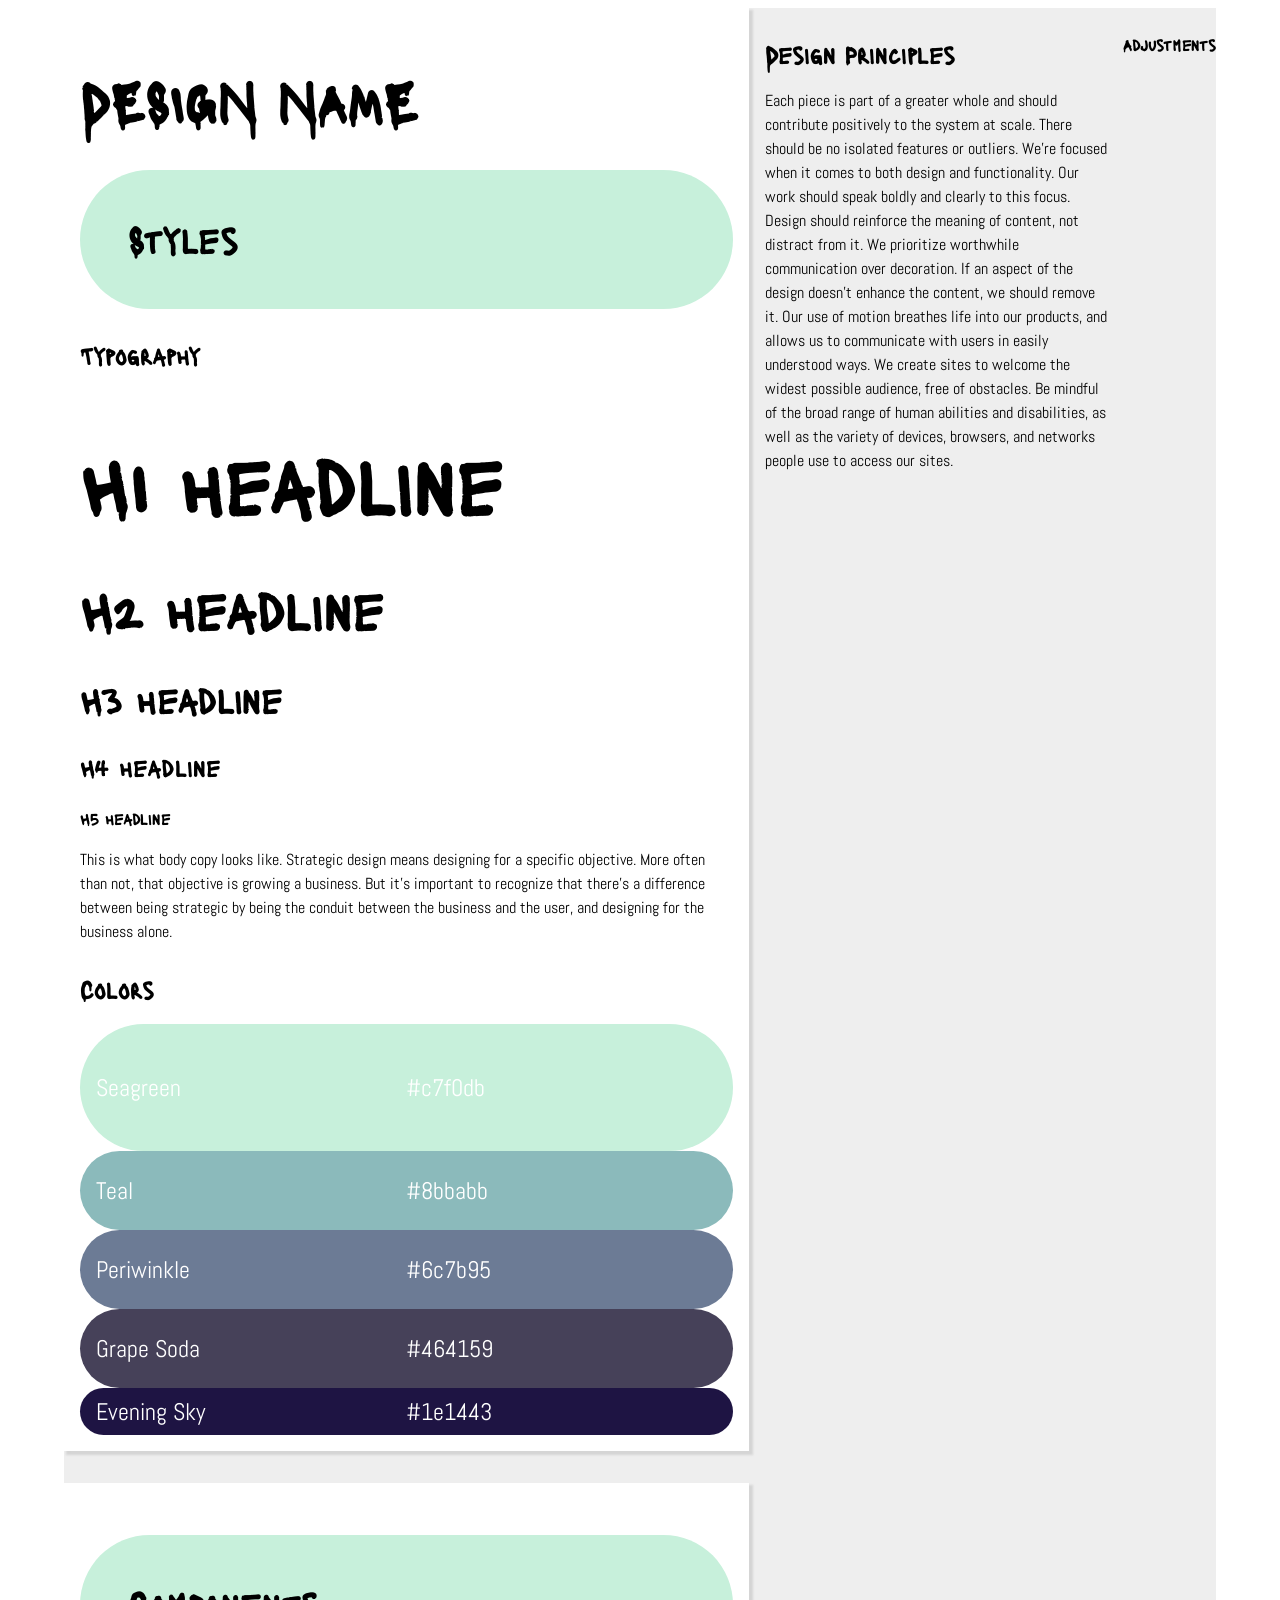
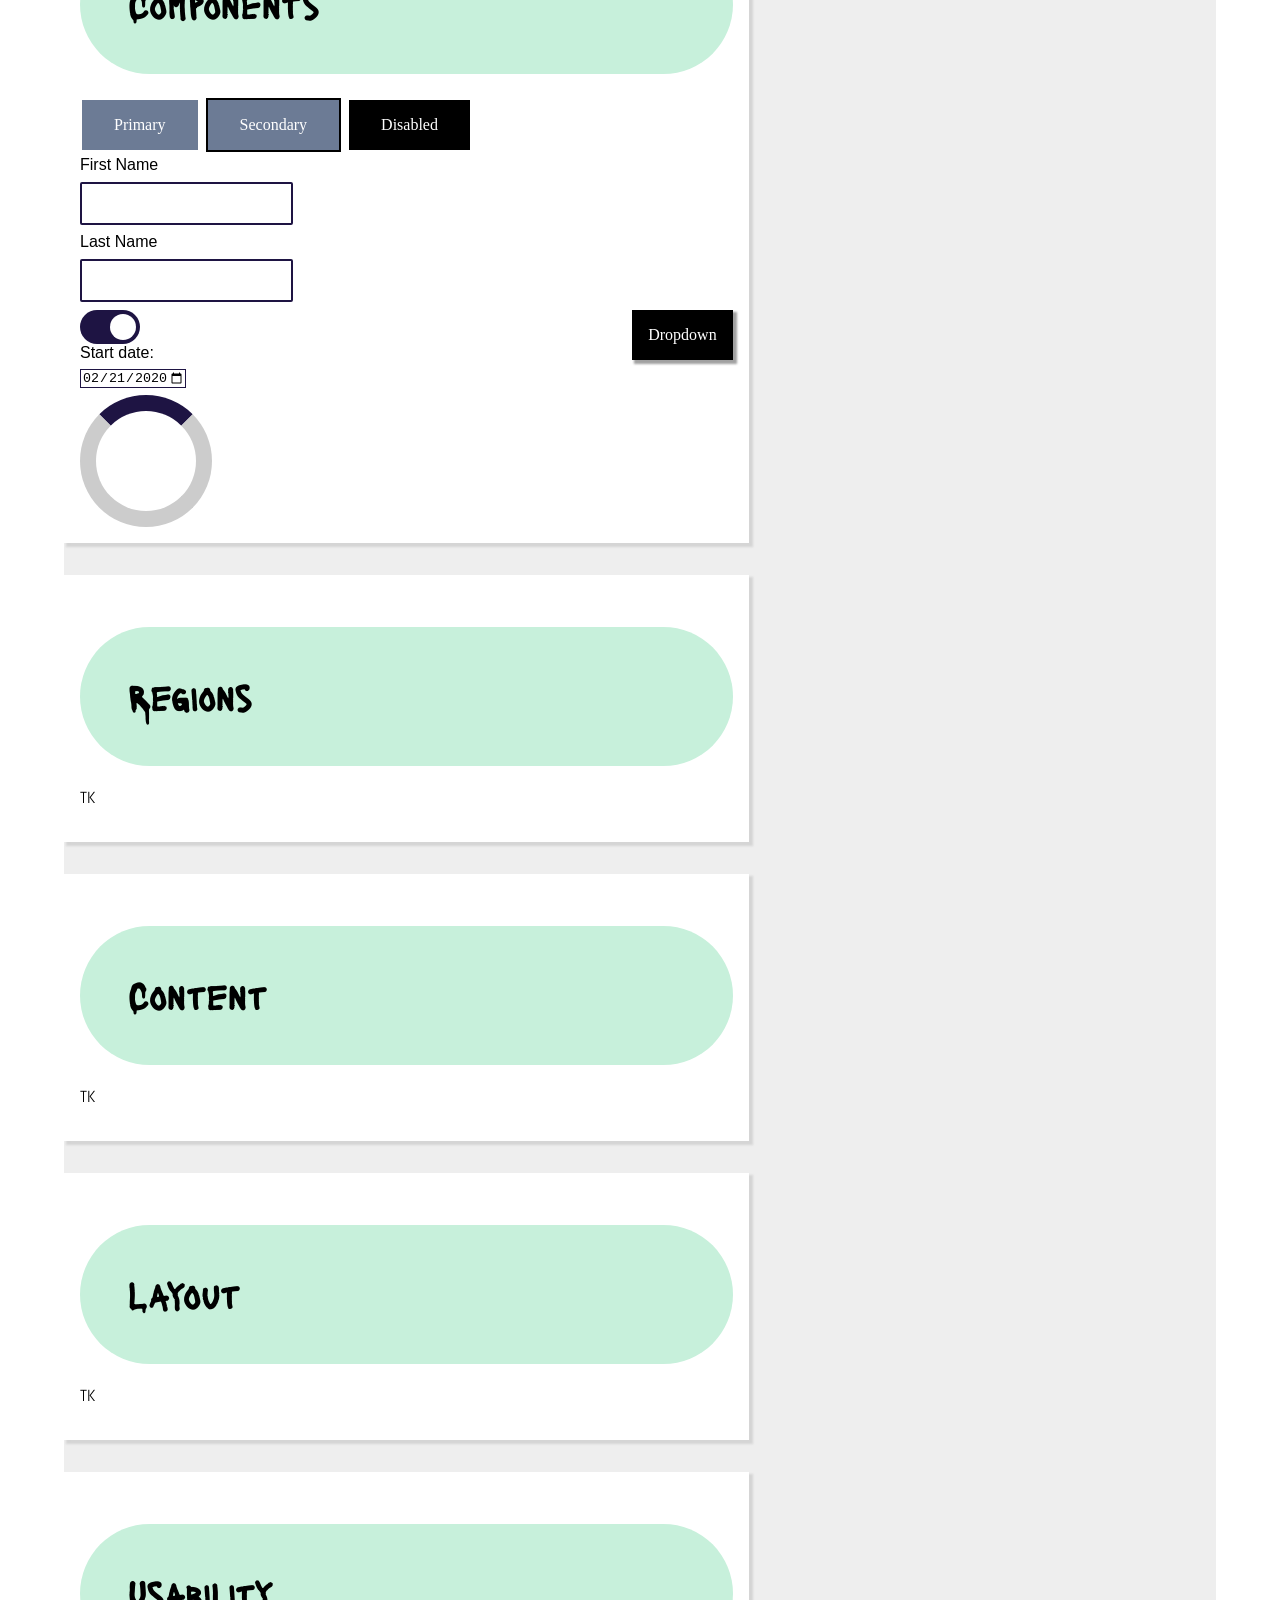
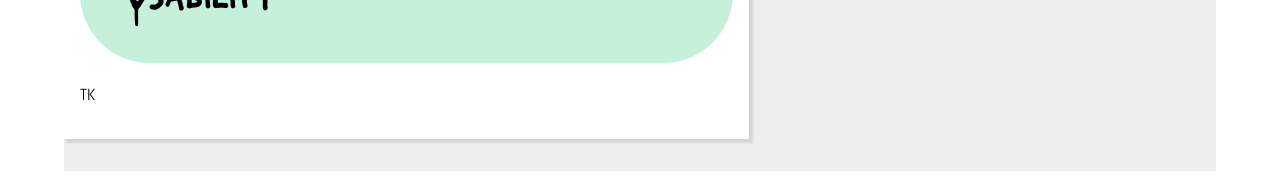
<file: sessions/week-4/index.html>
<!DOCTYPE html>
<html>
<head>
  <title></title>
  <link rel="stylesheet" type="text/css" href="style.css">
   <link href="https://fonts.googleapis.com/css?family=Lacquer&display=swap" rel="stylesheet"> 
    <link href="https://fonts.googleapis.com/css?family=Abel&display=swap" rel="stylesheet"> 
</head>
<body>
  <main>
    <div id="ds-container">
      <div id="main-content">
        
        
        <h4>Design Principles</h4>
        <p>Each piece is part of a greater whole and should contribute positively to the system at scale. There should be no isolated features or outliers.

We’re focused when it comes to both design and functionality. Our work should speak boldly and clearly to this focus.

Design should reinforce the meaning of content, not distract from it. We prioritize worthwhile communication over decoration. If an aspect of the design doesn’t enhance the content, we should remove it.

Our use of motion breathes life into our products, and allows us to communicate with users in easily understood ways.

We create sites to welcome the widest possible audience, free of obstacles. Be mindful of the broad range of human abilities and disabilities, as well as the variety of devices, browsers, and networks people use to access our sites.</p> </div>
      <div id="left-sidebar">
        <section>
          <h2> DESIGN NAME</h2>
          <h3 class="section-label">Styles</h3>
          <h4 class="section-break">Typography</h4>
            <h1>H1 headline </h1>
            <h2>H2 headline</h2>
            <h3>H3 headline</h3>
            <h4>H4 headline</h4>
            <h5>H5 headline</h5>
            <p>This is what body copy looks like. Strategic design means designing for a specific objective. More often than not, that objective is growing a business. But it’s important to recognize that there’s a difference between being strategic by being the conduit between the business and the user, and designing for the business alone.</p>
           <h4 class="section-break">Colors</h4>
        <div class="primary-hue color-1"><div>Seagreen</div><div>#c7f0db<br></div></div>
        <div class="secondary-hue color-2"><div>Teal</div><div>#8bbabb<br></div></div>
        <div class="secondary-hue color-3"><div>Periwinkle</div><div>#6c7b95<br></div></div>
        <div class="secondary-hue color-4"><div>Grape Soda</div><div>#464159<br></div></div>
        <div class="accent-hue color-5"><div>Evening Sky</div><div>#1e1443<br></div></div>
        </section>
        <section><h3 class="section-label">Components</h3>
        <div class="component-group">
          <div class="cg-1">
            <button class="button button1">Primary</button>
            <button class="button button2">Secondary</button>
            <button class="button button3">Disabled</button>
        </div>
        <div class="cg-2">
          <form>
          <label for="fname">First Name</label>
          <input type="text" id="fname" name="fname">
          <label for="lname">Last Name</label>
          <input type="text" id="lname" name="lname">
          </form>
        </div>
        <div class="cg-3">
          <div class="dropdown">
          <button class="dropbtn">Dropdown</button>
           <div class="dropdown-content">
            <a href="#">Link 1</a>
            <a href="#">Link 2</a>
            <a href="#">Link 3</a>
             </div>
          </div>
        </div>
          <div class="cg-1">
            <label class="switch">
            <input type="checkbox" checked>
            <span class="slider round"></span>
            </label>
        </div>
        <div class="cg-2">
         <label for="start">Start date:</label>
          <input type="date" class="pointer" id="start" name="trip-start"
       value="2020-02-21"
       min="2018-01-01" max="2020-11-07">
        </div>
        <div class="cg-3">
          <div class="loader"></div>
          </div>
      </section>
       <section>
          <h3 class="section-label">Regions </h3>
          <p> TK</p>
        </section>
         <section>
          <h3 class="section-label">Content </h3>
          <p> TK</p>
        </section>
         <section>
          <h3 class="section-label">Layout </h3>
          <p> TK</p>
        </section>
         <section>
          <h3 class="section-label">Usability </h3>
          <p> TK</p>
        </section>
      </div>
      <div id="right-sidebar">
        <h5> Adjustments</h5>
      </div>
    </div>


</body>
</html>
</file>
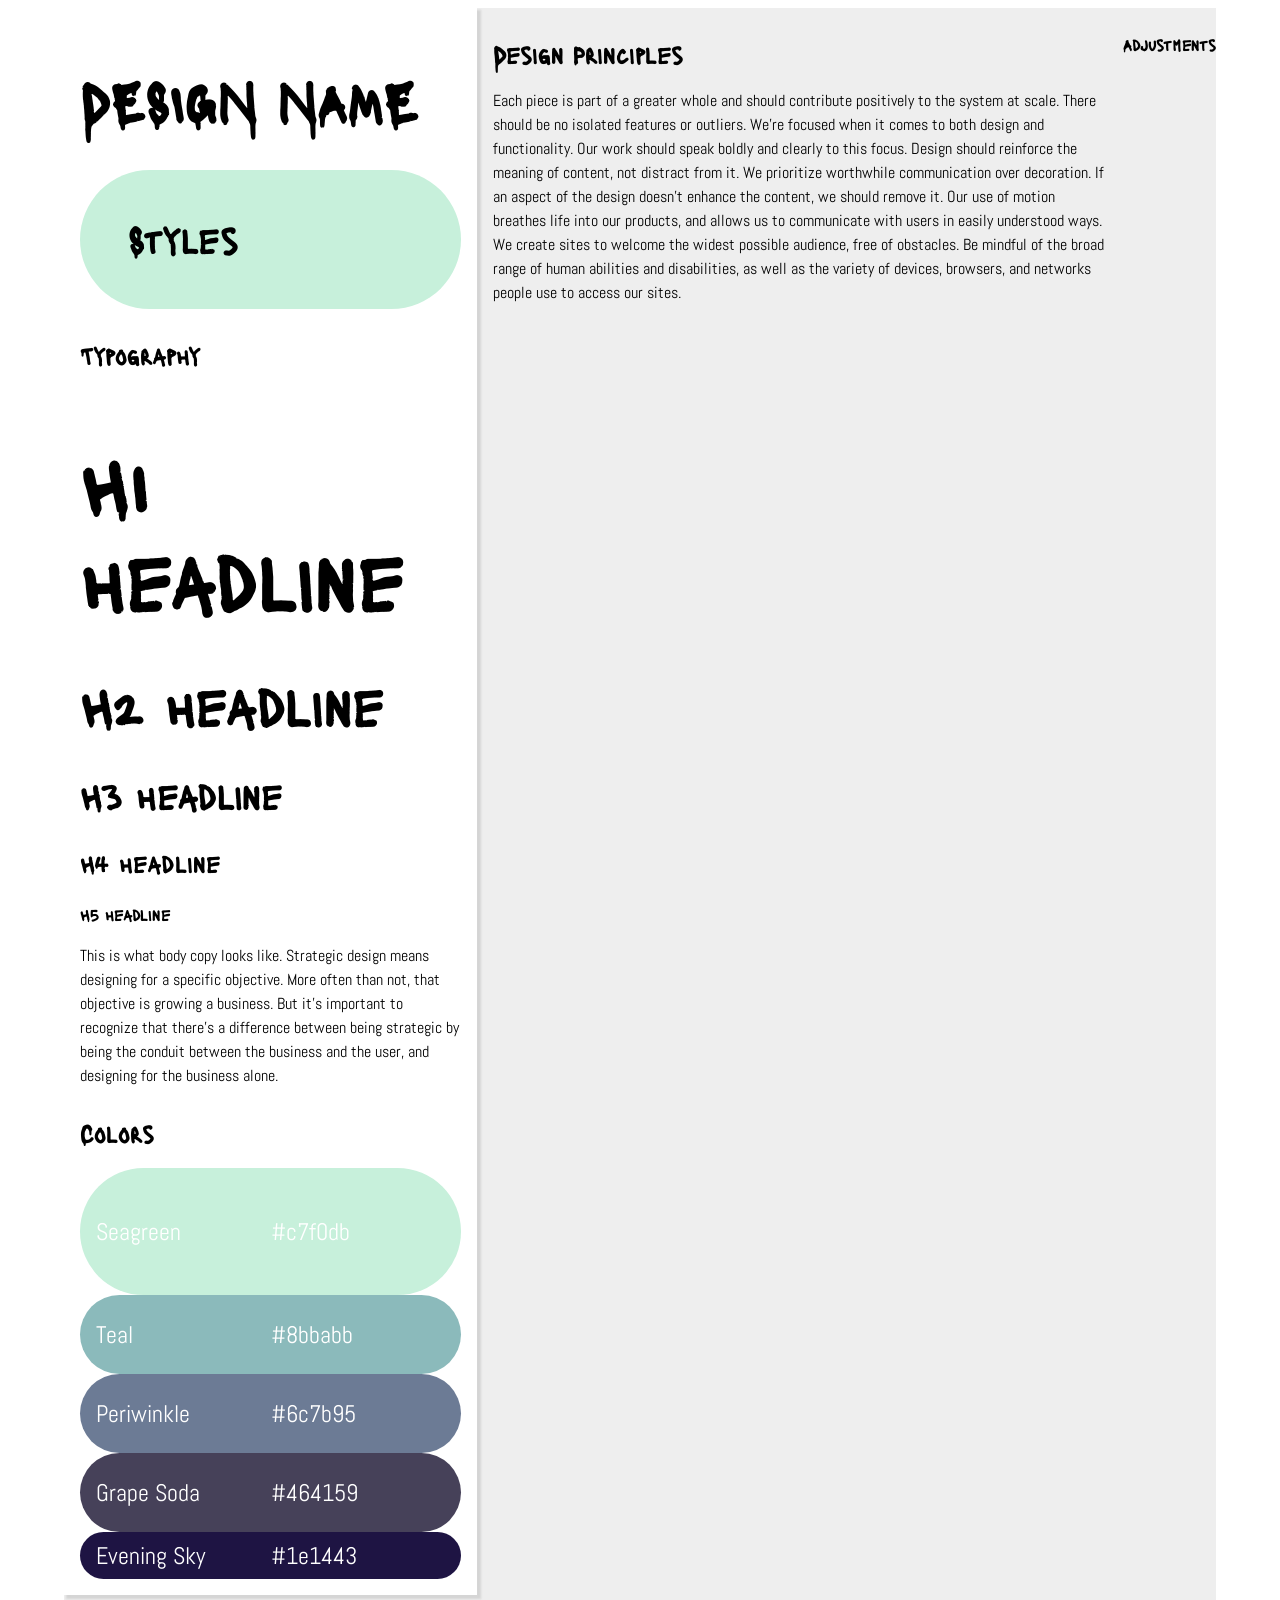
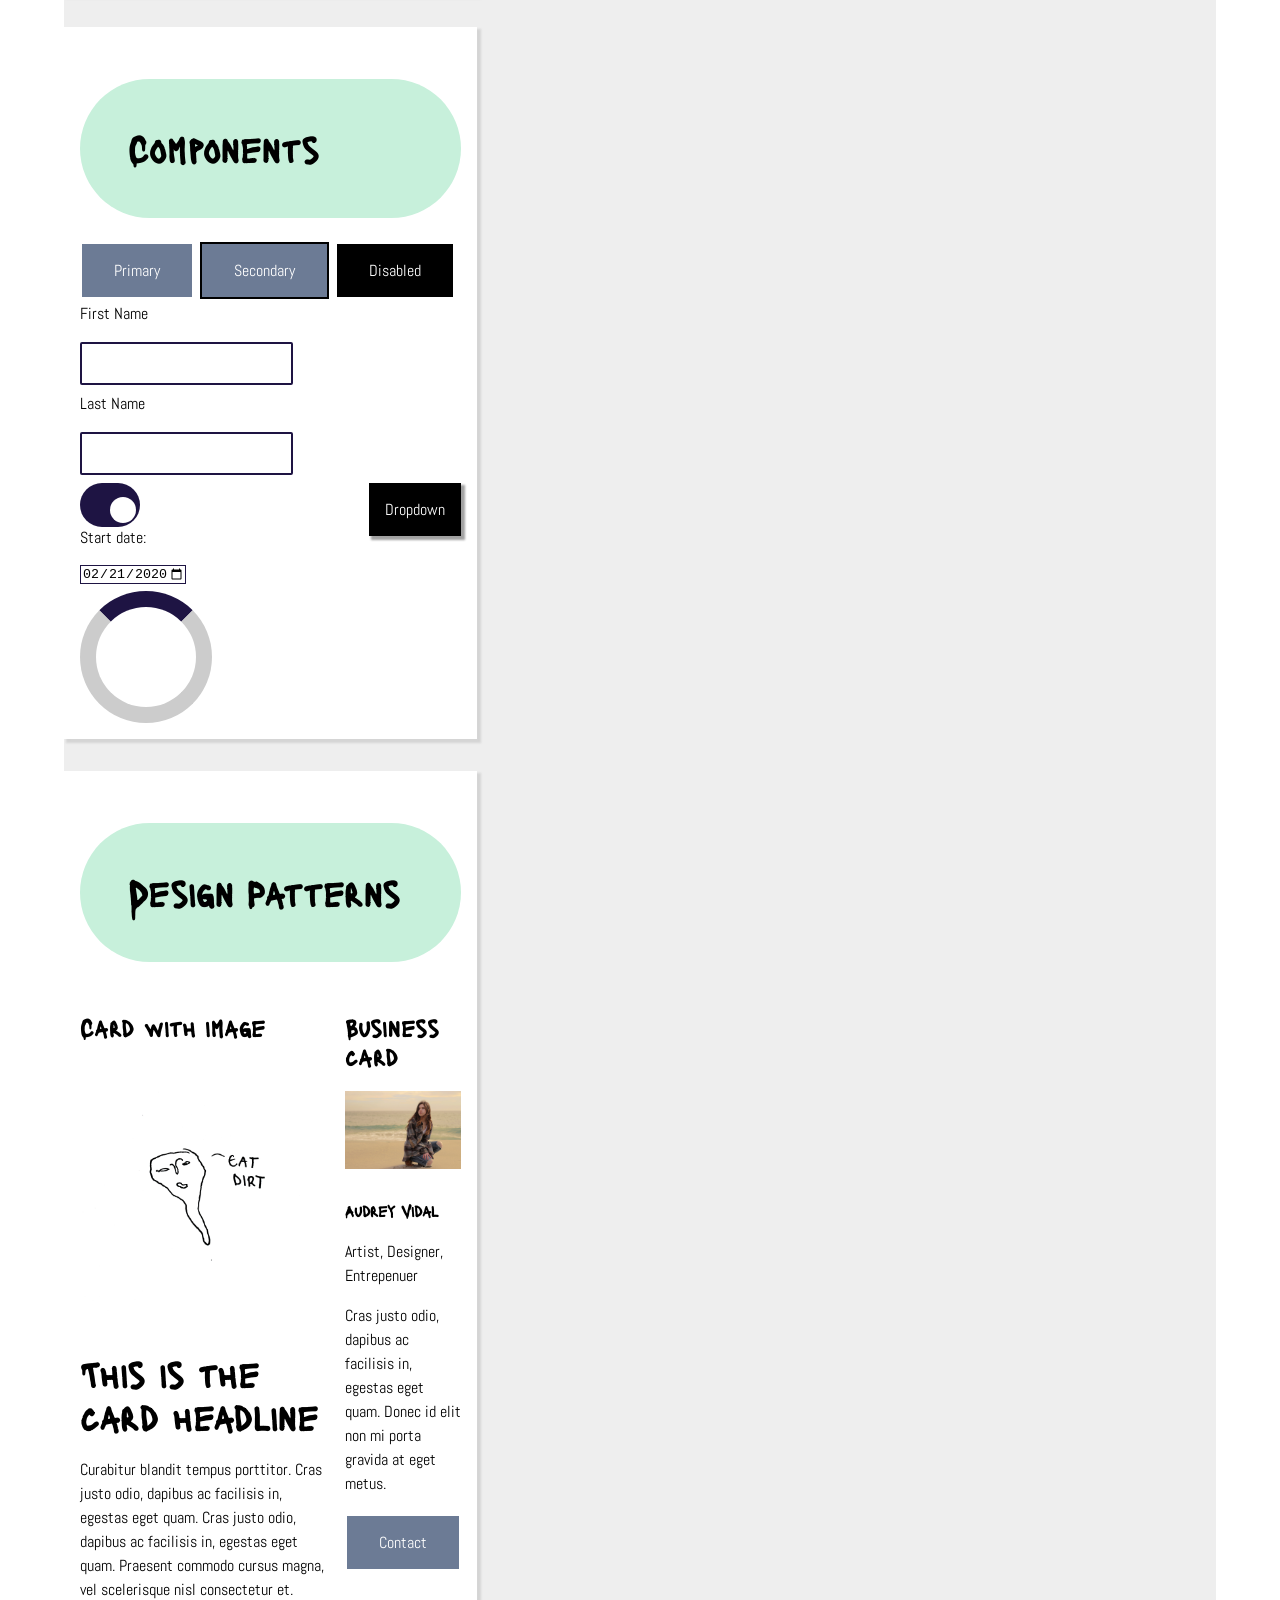
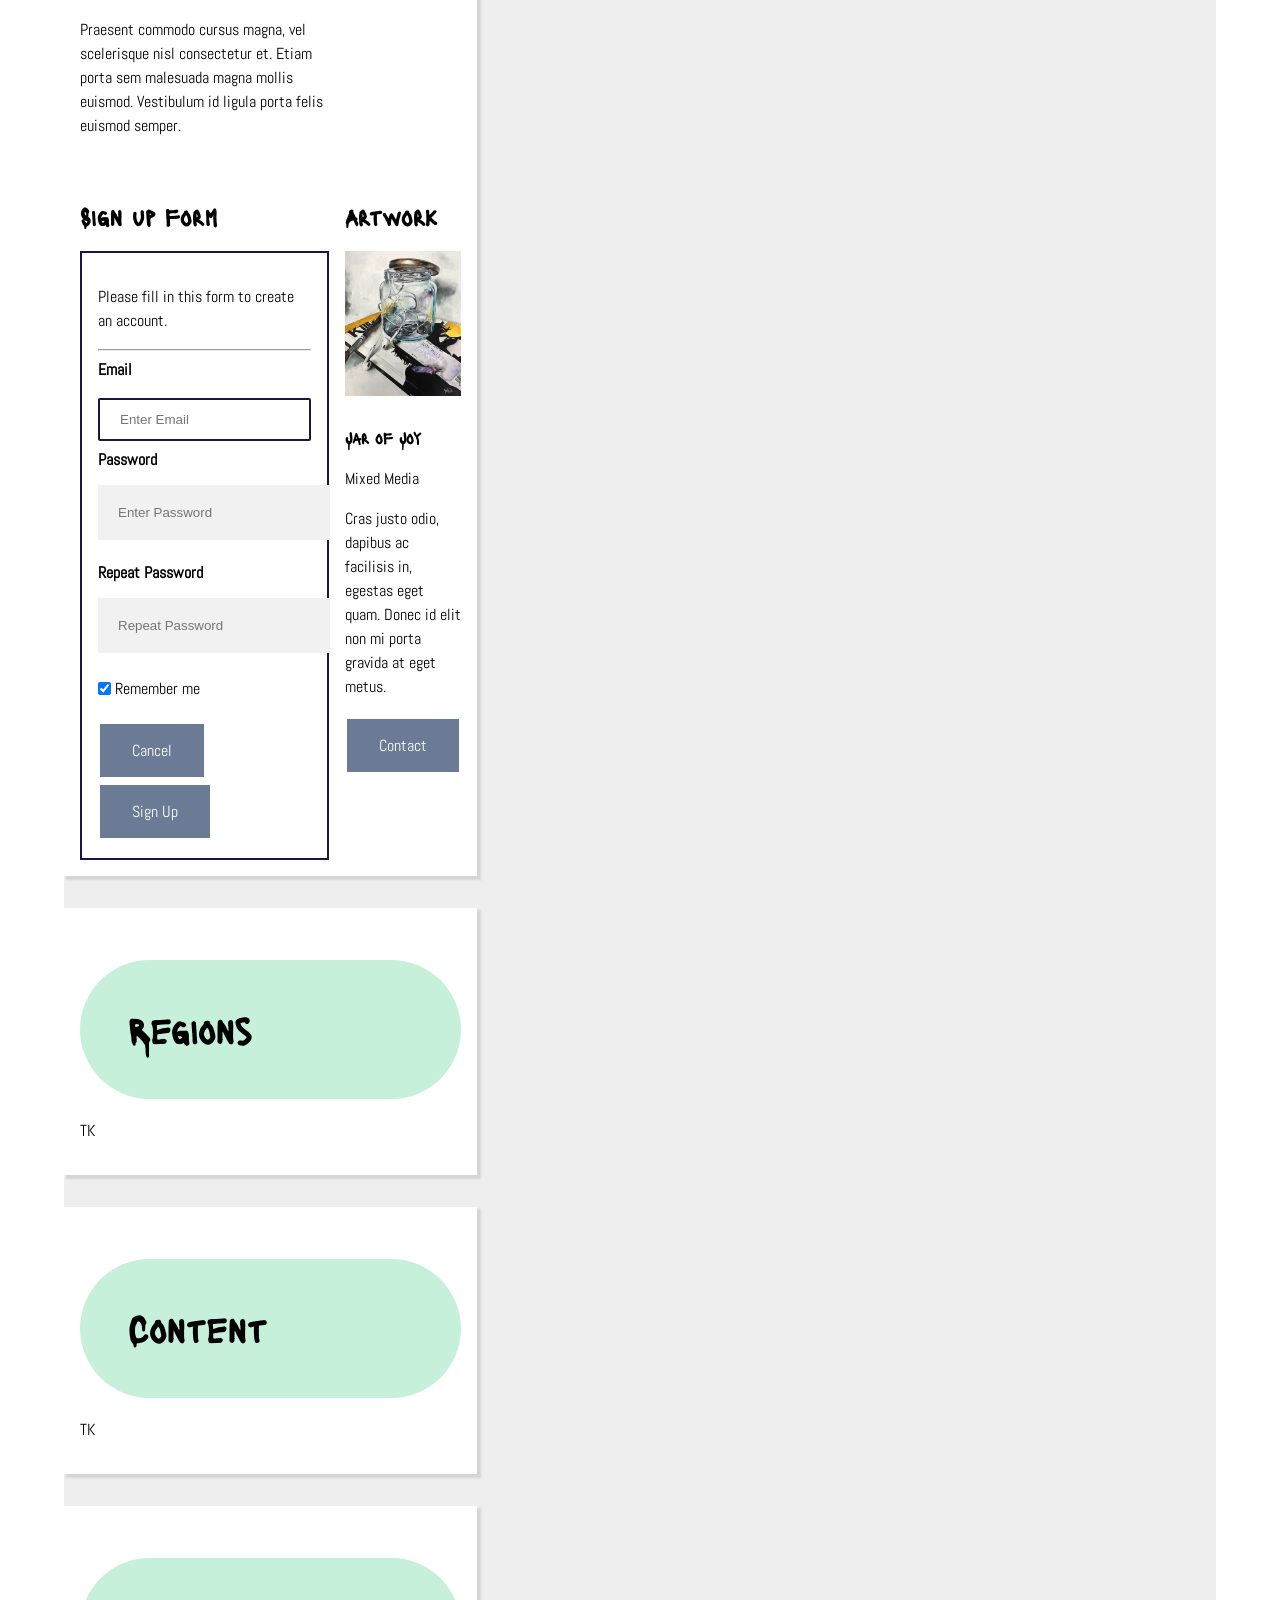
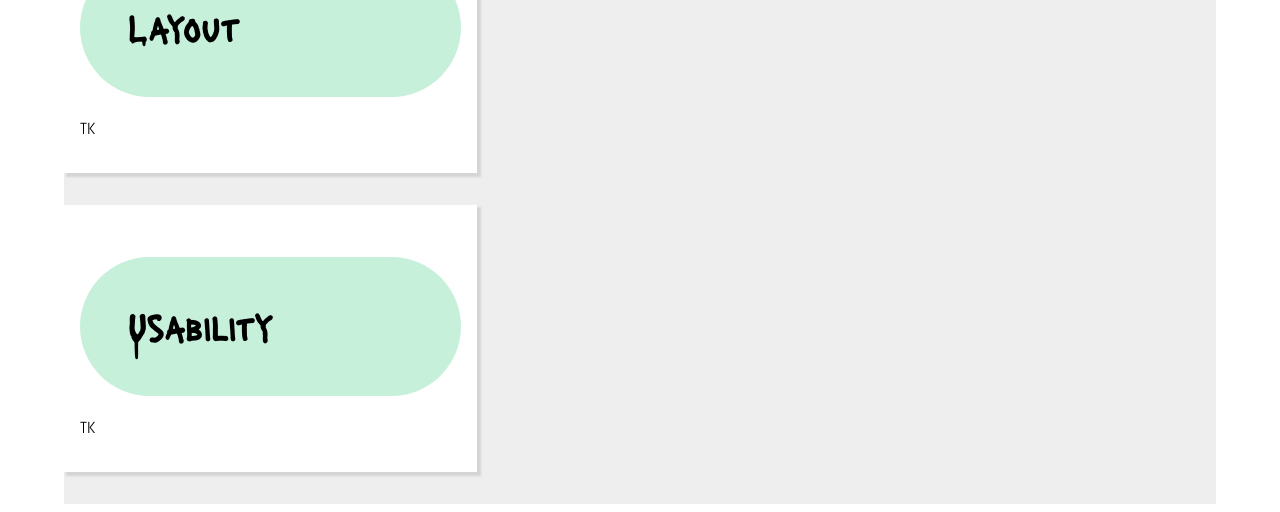
<file: sessions/week-6/index.html>
<!DOCTYPE html>
<html>
<head>
  <title></title>
  <link rel="stylesheet" type="text/css" href="style.css">
   <link href="https://fonts.googleapis.com/css?family=Lacquer&display=swap" rel="stylesheet"> 
    <link href="https://fonts.googleapis.com/css?family=Abel&display=swap" rel="stylesheet"> 
</head>
<body>
  <main>
    <div id="ds-container">
      <div id="main-content">
        
        
        <h4>Design Principles</h4>
        <p>Each piece is part of a greater whole and should contribute positively to the system at scale. There should be no isolated features or outliers.

We’re focused when it comes to both design and functionality. Our work should speak boldly and clearly to this focus.

Design should reinforce the meaning of content, not distract from it. We prioritize worthwhile communication over decoration. If an aspect of the design doesn’t enhance the content, we should remove it.

Our use of motion breathes life into our products, and allows us to communicate with users in easily understood ways.

We create sites to welcome the widest possible audience, free of obstacles. Be mindful of the broad range of human abilities and disabilities, as well as the variety of devices, browsers, and networks people use to access our sites.</p> </div>
      <div id="left-sidebar">
        <section>
          <h2> DESIGN NAME</h2>
          <h3 class="section-label">Styles</h3>
          <h4 class="section-break">Typography</h4>
            <h1>H1 headline </h1>
            <h2>H2 headline</h2>
            <h3>H3 headline</h3>
            <h4>H4 headline</h4>
            <h5>H5 headline</h5>
            <p>This is what body copy looks like. Strategic design means designing for a specific objective. More often than not, that objective is growing a business. But it’s important to recognize that there’s a difference between being strategic by being the conduit between the business and the user, and designing for the business alone.</p>
           <h4 class="section-break">Colors</h4>
        <div class="primary-hue color-1"><div>Seagreen</div><div>#c7f0db<br></div></div>
        <div class="secondary-hue color-2"><div>Teal</div><div>#8bbabb<br></div></div>
        <div class="secondary-hue color-3"><div>Periwinkle</div><div>#6c7b95<br></div></div>
        <div class="secondary-hue color-4"><div>Grape Soda</div><div>#464159<br></div></div>
        <div class="accent-hue color-5"><div>Evening Sky</div><div>#1e1443<br></div></div>
        </section>
        <section><h3 class="section-label">Components</h3>
        <div class="component-group">
          <div class="cg-1">
            <button class="button button1">Primary</button>
            <button class="button button2">Secondary</button>
            <button class="button button3">Disabled</button>
        </div>
        <div class="cg-2">
          <form>
          <label for="fname">First Name</label>
          <input type="text" id="fname" name="fname">
          <label for="lname">Last Name</label>
          <input type="text" id="lname" name="lname">
          </form>
        </div>
        <div class="cg-3">
          <div class="dropdown">
          <button class="dropbtn">Dropdown</button>
           <div class="dropdown-content">
            <a href="#">Link 1</a>
            <a href="#">Link 2</a>
            <a href="#">Link 3</a>
             </div>
          </div>
        </div>
          <div class="cg-1">
            <label class="switch">
            <input type="checkbox" checked>
            <span class="slider round"></span>
            </label>
        </div>
        <div class="cg-2">
         <label for="start">Start date:</label>
          <input type="date" class="pointer" id="start" name="trip-start"
       value="2020-02-21"
       min="2018-01-01" max="2020-11-07">
        </div>
        <div class="cg-3">
          <div class="loader"></div>
          </div>
      </section>
      <section>
          <h3 class="section-label">Design Patterns </h3>
          <div class="design-patterns-group">
            <article>
              <h4>Card with image</h4>
              <div class="card-image">
                <img src="doodle.jpg" />
                <h3>This is the card headline</h3>
                <p>Curabitur blandit tempus porttitor. Cras justo odio, dapibus ac facilisis in, egestas eget quam. Cras justo odio, dapibus ac facilisis in, egestas eget quam. Praesent commodo cursus magna, vel scelerisque nisl consectetur et.</p>

<p>Praesent commodo cursus magna, vel scelerisque nisl consectetur et. Etiam porta sem malesuada magna mollis euismod. Vestibulum id ligula porta felis euismod semper.</p>
              </div>
            </article>
            <article>
              <h4>Business card</h4>
              <div class="profile-card">
                <img src="edityellow.jpg" />
                <h5 class="profile-name text-white">Audrey Vidal</h5>
                <p class="title text-white">Artist, Designer, Entrepenuer</p>
                <p class="text-white">Cras justo odio, dapibus ac facilisis in, egestas eget quam. Donec id elit non mi porta gravida at eget metus.</p>
                <button class="button button1">Contact</button>

              </div>
            </article>
            <article>
              <h4>Sign up form</h4>
              <form action="/action_page.php" style="border:2px solid #1e1443">
  <div class="sign-up-container">
    <p>Please fill in this form to create an account.</p>
    <hr>

    <label for="email"><b>Email</b></label>
    <input type="text" placeholder="Enter Email" name="email" required>

    <label for="psw"><b>Password</b></label>
    <input type="password" placeholder="Enter Password" name="psw" required>

    <label for="psw-repeat"><b>Repeat Password</b></label>
    <input type="password" placeholder="Repeat Password" name="psw-repeat" required>
    
    <label>
      <input type="checkbox" checked="checked" name="remember" style="margin-bottom:15px"> Remember me
    </label>

    <div class="clearfix">
      <button type="button" class="cancelbtn">Cancel</button>
      <button type="submit" class="signupbtn">Sign Up</button>
    </div>
  </div>
</form>
            </article>
             <article>
              <h4>Artwork</h4>
              <div class="profile-card">
                <img src="jar.jpg" />
                <h5 class="profile-name text-white">Jar of Joy</h5>
                <p class="title text-white">Mixed Media</p>
                <p class="text-white">Cras justo odio, dapibus ac facilisis in, egestas eget quam. Donec id elit non mi porta gravida at eget metus.</p>
                <button class="button button1">Contact</button>

              </div>
            </article>
        </div>
      </section>
       <section>
          <h3 class="section-label">Regions </h3>
          <p> TK</p>
        </section>
         <section>
          <h3 class="section-label">Content </h3>
          <p> TK</p>
        </section>
         <section>
          <h3 class="section-label">Layout </h3>
          <p> TK</p>
        </section>
         <section>
          <h3 class="section-label">Usability </h3>
          <p> TK</p>
        </section>
      </div>
      <div id="right-sidebar">
        <h5> Adjustments</h5>
      </div>
    </div>


</body>
</html>
</file>
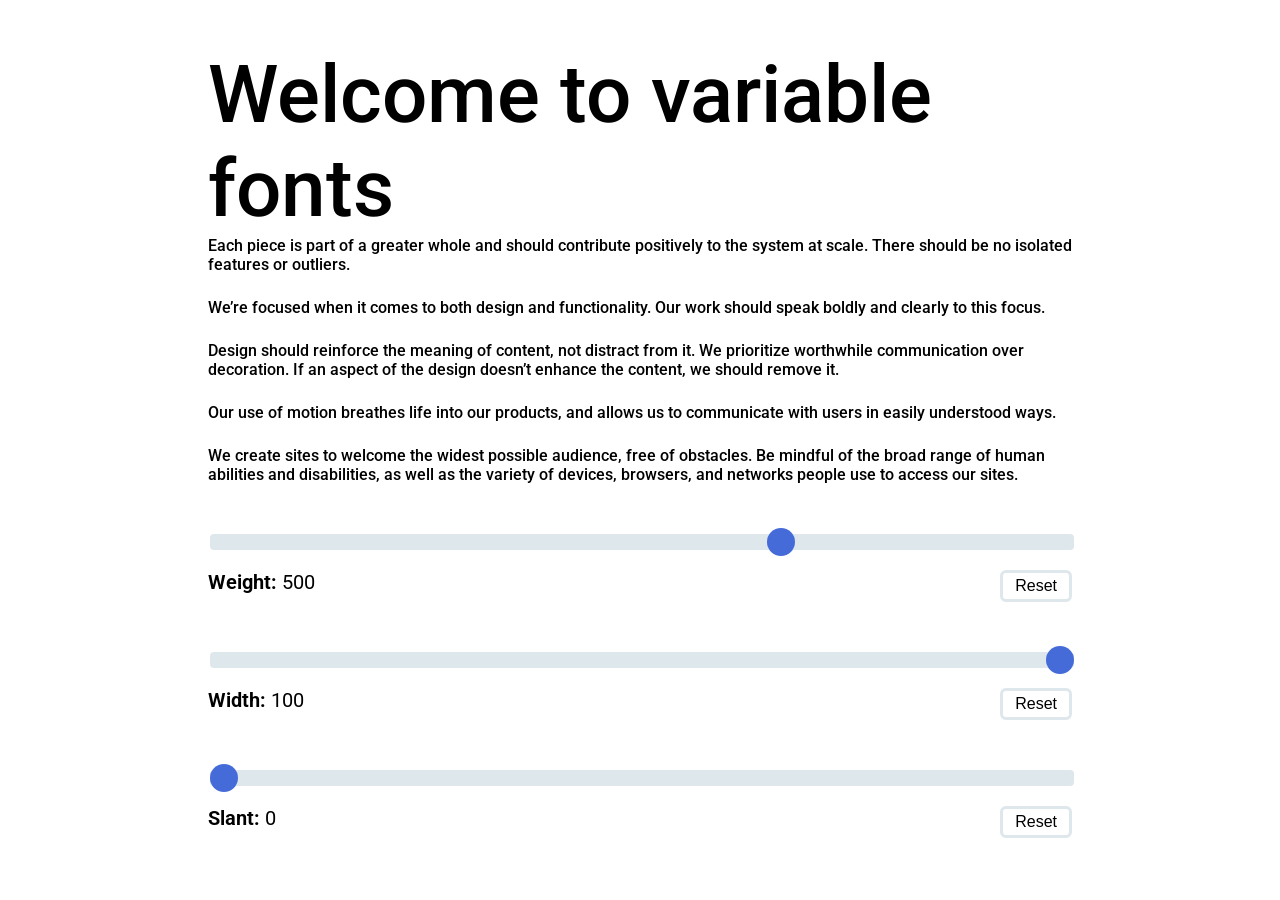
<file: sessions/week-10/variable-fonts.html>
<!DOCTYPE html>
<html>
  <head>
    <meta charset="utf-8">
    <title>Mike Bowser | Variable fonts</title>
    <link href="https://fonts.googleapis.com/css?family=Roboto&display=swap" rel="stylesheet">
   <link href="variable-fonts.css" rel="stylesheet" type="text/css">

  </head>
  <body>

<main class="container">
  <div>
    <h1 class="demo-text">Welcome to variable fonts</h1>
    <p class="demo-text-p">Each piece is part of a greater whole and should contribute positively to the system at scale. There should be no isolated features or outliers.</p>

<p class="demo-text-p">We’re focused when it comes to both design and functionality. Our work should speak boldly and clearly to this focus.</p>

<p class="demo-text-p">Design should reinforce the meaning of content, not distract from it. We prioritize worthwhile communication over decoration. If an aspect of the design doesn’t enhance the content, we should remove it.</p>

<p class="demo-text-p">Our use of motion breathes life into our products, and allows us to communicate with users in easily understood ways.</p>

<p class="demo-text-p">We create sites to welcome the widest possible audience, free of obstacles. Be mindful of the broad range of human abilities and disabilities, as well as the variety of devices, browsers, and networks people use to access our sites.</p>
  </div>
  <div class="controls">
    <!-- Weight Controls -->
    <div class="slider-container">
      <input type="range" min="100" max="700" value="500" class="slider" id="text-weight" name="text-weight" data-index="0">
      <div class="slider-controls">
        <label for="text-weight" class="slider-label">
          Weight: <span class="output" data-index="0"></span>   
        </label>
        <button class="button" data-index="0">
          Reset
        </button>
      </div>
    </div>
    <!-- Width Controls -->
    <div class="slider-container">
      <input type="range" min="75" max="100" value="100" class="slider" id="text-width" name="text-width" data-index="1">
      <div class="slider-controls">
        <label for="text-width" class="slider-label">
          Width: <span class="output" data-index="1"></span>  
        </label>
        <button class="button" data-index="1">
          Reset
        </button>
      </div>
    </div>
    <!-- Slant Controls -->
    <div class="slider-container">
      <input type="range" min="0" max="12" value="0" class="slider" id="text-slant" name="text-slant" data-index="2">
      <div class="slider-controls">
        <label for="text-slant" class="slider-label">
          Slant: <span class="output" data-index="2"></span>  
        </label>
        <button class="button" data-index="2">
          Reset
        </button>
      </div>
    </div>
  </div>
</main>




  </body>
  <script type="text/javascript" src="javascript.js"></script>

</html>
</file>
<file: sessions/project-2/style.css>
#ds-container {
  display:grid;
  grid-template-columns: 3fr 9fr;
  grid-template-rows: 350px auto;
  grid-gap: 1rem;
}
#left-sidebar {
  grid-column:1/2;
    grid-column-start: 1;
    grid-column-end: 2;
    grid-row-start: 1;

}
#main-content {
  grid-column: 2 / 3;
  grid-row: 2/2;
  padding: 50px;
}

#right-sidebar {
  grid-column: 3 / 4;
}

#bottom-row {
  grid-row: 2/2;
  grid-row-start: 2;
 
}
#top-row {
  grid-row: 1/2;
}
main {
  margin: 0 auto;
  width:90vw;
}
body {
  font-family: 'Source Sans Pro', sans-serif;
  font-size:1rem;
  color:black;
  background:#fff;
line-height: 1.6;
}

h1 {
  font-size: 60px;
  color: black;
  font-family: 'Orbitron', sans-serif;
  line-height: normal;
}

h2 {
  font-size: 35px;

}
h3 {
  color: #4608b4;
}

h1, h2, h3, h4 {
  font-family: 'Orbitron', sans-serif;
  line-height: normal;

}

input {
  font-family: 'Fira Sans Condensed', sans-serif;
  font-size:1em;
  color:#000;
}

legend {
  
  font-family: 'Source Sans Pro', sans-serif;
  font-size:1rem;
  color:black;
  background:#fff;

}

small { font-style:italic }

.star { color:#b30000; }

label {
  display:block;
}
.inline {
  display:inline;
}
.instructions {
  position:relative;
  top: 1.6em;
  display:block;
}
.instructions-container {
  margin-bottom:2em;
}
.instructions-container label {
  margin-bottom:-1.2em;
}
.hidden 
{position:absolute;
left:-10000px;
top:auto;
width:1px;
height:1px;
overflow:hidden;}



.error {color:red;}
input[type=submit] { font-size:1em; padding:5px }

form span.desc { font-size:.8em; font-style:italic}
form em { font-size:.8em; font-style:italic}
</file>
<file: sessions/week-11/style.css>
#ds-container {
  display:grid;
  grid-template-columns: 3fr 8fr ;
  grid-auto-rows: min-content;
  grid-gap: 1rem;
}
main {
  width:90vw;
  margin: 0 auto;
  background-color: #eeeeee;
}
.section-label {
  background-color: #c7f0db;
  border-radius: 10rem;
  padding: 3rem;
}
section {
background: #fff;
padding: 1rem;
margin-bottom:2rem;
  box-shadow: 3px 3px 2px 1px rgba(111, 111, 111, .2);

}


h1, h2, h3, h4, h5, h6 {
  font-family: "Lacquer";
  margin-bottom: 1.25rem;
}

h1 {
  font-size: 5rem;
}
h2 {
  font-size: 3.375rem;
}
h3 {
  font-size:2.25rem;
}
h4 {
  font-size: 1.5rem;
}
h5 {
  font-size: 1rem;
}
h6 {
  font-size: 1rem;

}

#left-sidebar {
  grid-column:2/3;
    grid-column-start: 2;
    grid-column-end: 3;
    grid-row-start: 1;
    padding:20px;
}
#main-content {
  grid-column: 1 / 2;
  padding:20px;
}

#right-sidebar {
  grid-column: 3 / 4;
  padding:20px;
}

p, li {
  font-size: 1rem;
  line-height:1.5;
  margin-bottom: 1rem;
  font-family: "Abel";
}

 .color-1 {
    background-color: #c7f0db;
  }
    .color-2 {
    background-color: #8bbabb;
  }
    .color-3 {
    background-color: #6c7b95;
  }
    .color-4 {
    background-color: #464159;
  }
    .color-5 {
    background-color: #1e1443;
  }


.primary-hue {
  display: flex;
  padding:3rem 1rem;
  color:#fff;
  font-family: "Abel";
  font-size: 1.5rem;
  border-radius: 9rem;
}

.primary-hue > div {
  width:100%;
}

.secondary-hue {
  display: flex;
  padding:1.5rem 1rem;
  color:#ffffff;
  font-family: "Abel";
  font-size: 1.5rem;
  border-radius: 9rem;
}

.secondary-hue > div {
  width:100%;
}

.neutral-hue {
  display: flex;
  padding:1.5rem 1rem;
  color:#ffffff;
  font-family: "Abel";
  font-size: 1.5rem;
  border-radius: 9rem;
}

.neutral-hue > div {
  width:100%;
}

.accent-hue {
  display: flex;
  padding:.5rem 1rem;
  color:#ffffff;
  font-family: "Abel";
  font-size: 1.5rem;
  border-radius: 9rem;
}

.accent-hue > div {
  width:100% ;
}

/* Components */


/* -- buttons -- */

.button, .cancelbtn, .signupbtn {
  background-color: #6c7b95; 
  border: none;
  color: white;
  padding: 16px 32px;
  text-align: center;
  text-decoration: none;
  display: inline-block;
  font-family: "Abel";
  font-size: 16px;
  margin: 4px 2px;
  transition-duration: 0.4s;
  cursor: pointer;
}
button {
  background-color: #6c7b95; 
  border: none;
  color: white;
  padding: 10px 20px;
  text-align: center;
  text-decoration: none;
  display: inline-block;
  font-family: "Abel";
  font-size: 16px;
  margin: 4px 2px;
  transition-duration: 0.4s;
  cursor: pointer;
}
.button1, {
  background-color: #6c7b95; 
  color: white; 
}

.button1:hover {
  background-color: #1e1443;
  color: white;
}

.button2 {
  background-color: #6c7b95; 
   color: white; 
  border: 2px solid #000;
}

.button2:hover {
  background-color: #1e1443; 
  color: #fff; 
  border: 2px solid #000;
}

.button3 {
  background-color:black; 
  color: white; 

  cursor: not-allowed;
}


.button3:hover {
  background-color: black; 
  color: white; 
  opacity: 0.6;
  cursor: not-allowed;
}

/* -- input field -- */


input[type=text] {
  padding: 12px 20px;
  margin: 8px 0;
  box-sizing: border-box;
  border: 2px solid #1e1443;
  border-radius: 2px;
  color: black; 

}

/* -- dropdown -- */


.dropbtn {
  background-color: black; 
  box-shadow: 3px 3px 2px 1px rgba(22, 22, 22, .4);
  color: white;
  padding: 16px;
  font-size: 16px;
  font-family: "Abel";
  border: none;
  cursor: pointer;
}

.dropdown {
  position: relative;
  display: inline-block;
  float: right;
}

.dropdown-content {
  display: none;
  position: absolute;
  background-color: #f9f9f9;
  min-width: 160px;
  box-shadow: 0px 8px 16px 0px rgba(0,0,0,0.2);
  z-index: 1;
}

.dropdown-content a {
  color: black;
  padding: 12px 16px;
  text-decoration: none;
  display: block;
}

.dropdown-content a:hover {background-color: #f1f1f1}

.dropdown:hover .dropdown-content {
  display: block;
}

.dropdown:hover .dropbtn {
  background-color: #464159;
}

/* -- switch -- */


.switch {
  position: relative;
  display: inline-block;
  width: 60px;
  height: 34px;

}

.switch input { 
  opacity: 0;
  width: 0;
  height: 0;
}

.slider {
  position: absolute;
  cursor: pointer;
  top: 0;
  left: 0;
  right: 0;
  bottom: 0;
  background-color: #8bbabb;
  -webkit-transition: .4s;
  transition: .4s;
}

.slider:before {
  position: absolute;
  content: "";
  height: 26px;
  width: 26px;
  left: 4px;
  bottom: 4px;
  background-color: white;
  -webkit-transition: .4s;
  transition: .4s;
}

input:checked + .slider {
  background-color: #1e1443;
}

input:focus + .slider {
  box-shadow: 0 0 1px #F2B138;
}

input:checked + .slider:before {
  -webkit-transform: translateX(26px);
  -ms-transform: translateX(26px);
  transform: translateX(26px);
}

/* Rounded sliders */
.slider.round {
  border-radius: 34px;
}

.slider.round:before {
  border-radius: 50%;
}


/* -- date picker -- */


label {
    display: block;
    font: 1rem 'Montserrat', sans-serif;

}

input {
    margin: .4rem 0;
    border: 1px solid #1e1443;

}

.pointer{
  cursor: pointer;
}

/* -- loader -- */


.loader {
  border: 16px solid #ccc;
  border-radius: 50%;
  border-top: 16px solid #1e1443;
  width: 100px;
  height: 100px;
  -webkit-animation: spin 2s linear infinite; /* Safari */
  animation: spin 2s linear infinite;
}

/* Safari */
@-webkit-keyframes spin {
  0% { -webkit-transform: rotate(0deg); }
  100% { -webkit-transform: rotate(360deg); }
}

@keyframes spin {
  0% { transform: rotate(0deg); }
  100% { transform: rotate(360deg); }
}


img {
  width:100%;
}
/* Design Patterns */
.design-patterns-group {
  grid-column: 1 / 2;
  display:grid;
  grid-template-columns: 1fr 1fr;
  grid-auto-rows: min-content;
  grid-gap: 1rem;

}
article {
  display:block;
  font-family: 'Abel';
}
.sign-up-container {
  padding:16px;

}
label {
  display: block;
  font-family: "Abel";
  font-size: 1rem;
  padding-bottom: 10px
  
}
input[type="password"] {
    width: 90%;
    padding: 20px;
    margin: 5px 0 22px 0;
    display: inline-block;
    border: none;
    background: #f1f1f1;
    }
</file>
<file: sessions/week-4/style.css>
#ds-container {
  display:grid;
  grid-template-columns: 8fr 4fr 1fr;
  grid-auto-rows: min-content;
  grid-gap: 1rem;
}
main {
  width:90vw;
  margin: 0 auto;
  background-color: #eeeeee;
}
.section-label {
  background-color: #c7f0db;
  border-radius: 10rem;
  padding: 3rem;
}
section {
background: #fff;
padding: 1rem;
margin-bottom:2rem;
  box-shadow: 3px 3px 2px 1px rgba(111, 111, 111, .2);

}


h1, h2, h3, h4, h5, h6 {
  font-family: "Lacquer";
  margin-bottom: 1.25rem;
}

h1 {
  font-size: 5rem;
}
h2 {
  font-size: 3.375rem;
}
h3 {
  font-size:2.25rem;
}
h4 {
  font-size: 1.5rem;
}
h5 {
  font-size: 1rem;
}
h6 {
  font-size: 1rem;

}

#left-sidebar {
  grid-column:1/2;
    grid-column-start: 1;
    grid-column-end: 2;
    grid-row-start: 1;
}
#main-content {
  grid-column: 2 / 3;
}

#right-sidebar {
  grid-column: 3 / 4;
}

p, li {
  font-size: 1rem;
  line-height:1.5;
  margin-bottom: 1rem;
  font-family: "Abel";
}

 .color-1 {
    background-color: #c7f0db;
  }
    .color-2 {
    background-color: #8bbabb;
  }
    .color-3 {
    background-color: #6c7b95;
  }
    .color-4 {
    background-color: #464159;
  }
    .color-5 {
    background-color: #1e1443;
  }


.primary-hue {
  display: flex;
  padding:3rem 1rem;
  color:#fff;
  font-family: "Abel";
  font-size: 1.5rem;
  border-radius: 9rem;
}

.primary-hue > div {
  width:100%;
}

.secondary-hue {
  display: flex;
  padding:1.5rem 1rem;
  color:#ffffff;
  font-family: "Abel";
  font-size: 1.5rem;
  border-radius: 9rem;
}

.secondary-hue > div {
  width:100%;
}

.neutral-hue {
  display: flex;
  padding:1.5rem 1rem;
  color:#ffffff;
  font-family: "Abel";
  font-size: 1.5rem;
  border-radius: 9rem;
}

.neutral-hue > div {
  width:100%;
}

.accent-hue {
  display: flex;
  padding:.5rem 1rem;
  color:#ffffff;
  font-family: "Abel";
  font-size: 1.5rem;
  border-radius: 9rem;
}

.accent-hue > div {
  width:100% ;
}

/* Components */


/* -- buttons -- */

.button {
  background-color: #736048; 
  border: none;
  color: white;
  padding: 16px 32px;
  text-align: center;
  text-decoration: none;
  display: inline-block;
  font-family: Montserrat;
  font-size: 16px;
  margin: 4px 2px;
  transition-duration: 0.4s;
  cursor: pointer;
}

.button1 {
  background-color: #6c7b95; 
  color: white; 
}

.button1:hover {
  background-color: #1e1443;
  color: white;
}

.button2 {
  background-color: #6c7b95; 
   color: white; 
  border: 2px solid #000;
}

.button2:hover {
  background-color: #1e1443; 
  color: #fff; 
  border: 2px solid #000;
}

.button3 {
  background-color:black; 
  color: white; 

  cursor: not-allowed;
}


.button3:hover {
  background-color: black; 
  color: white; 
  opacity: 0.6;
  cursor: not-allowed;
}

/* -- input field -- */


input[type=text] {
  padding: 12px 20px;
  margin: 8px 0;
  box-sizing: border-box;
  border: 2px solid #1e1443;
  border-radius: 2px;
  color: black; 

}

/* -- dropdown -- */


.dropbtn {
  background-color: black; 
  box-shadow: 3px 3px 2px 1px rgba(22, 22, 22, .4);
  color: white;
  padding: 16px;
  font-size: 16px;
  font-family: Montserrat;
  border: none;
  cursor: pointer;
}

.dropdown {
  position: relative;
  display: inline-block;
  float: right;
}

.dropdown-content {
  display: none;
  position: absolute;
  background-color: #f9f9f9;
  min-width: 160px;
  box-shadow: 0px 8px 16px 0px rgba(0,0,0,0.2);
  z-index: 1;
}

.dropdown-content a {
  color: black;
  padding: 12px 16px;
  text-decoration: none;
  display: block;
}

.dropdown-content a:hover {background-color: #f1f1f1}

.dropdown:hover .dropdown-content {
  display: block;
}

.dropdown:hover .dropbtn {
  background-color: #464159;
}

/* -- switch -- */


.switch {
  position: relative;
  display: inline-block;
  width: 60px;
  height: 34px;

}

.switch input { 
  opacity: 0;
  width: 0;
  height: 0;
}

.slider {
  position: absolute;
  cursor: pointer;
  top: 0;
  left: 0;
  right: 0;
  bottom: 0;
  background-color: #8bbabb;
  -webkit-transition: .4s;
  transition: .4s;
}

.slider:before {
  position: absolute;
  content: "";
  height: 26px;
  width: 26px;
  left: 4px;
  bottom: 4px;
  background-color: white;
  -webkit-transition: .4s;
  transition: .4s;
}

input:checked + .slider {
  background-color: #1e1443;
}

input:focus + .slider {
  box-shadow: 0 0 1px #F2B138;
}

input:checked + .slider:before {
  -webkit-transform: translateX(26px);
  -ms-transform: translateX(26px);
  transform: translateX(26px);
}

/* Rounded sliders */
.slider.round {
  border-radius: 34px;
}

.slider.round:before {
  border-radius: 50%;
}


/* -- date picker -- */


label {
    display: block;
    font: 1rem 'Montserrat', sans-serif;

}

input {
    margin: .4rem 0;
    border: 1px solid #1e1443;

}

.pointer{
  cursor: pointer;
}

/* -- loader -- */


.loader {
  border: 16px solid #ccc;
  border-radius: 50%;
  border-top: 16px solid #1e1443;
  width: 100px;
  height: 100px;
  -webkit-animation: spin 2s linear infinite; /* Safari */
  animation: spin 2s linear infinite;
}

/* Safari */
@-webkit-keyframes spin {
  0% { -webkit-transform: rotate(0deg); }
  100% { -webkit-transform: rotate(360deg); }
}

@keyframes spin {
  0% { transform: rotate(0deg); }
  100% { transform: rotate(360deg); }
}


img {
  width:100%;
}
</file>
<file: sessions/week-6/style.css>
#ds-container {
  display:grid;
  grid-template-columns: 3fr 8fr ;
  grid-auto-rows: min-content;
  grid-gap: 1rem;
}
main {
  width:90vw;
  margin: 0 auto;
  background-color: #eeeeee;
}
.section-label {
  background-color: #c7f0db;
  border-radius: 10rem;
  padding: 3rem;
}
section {
background: #fff;
padding: 1rem;
margin-bottom:2rem;
  box-shadow: 3px 3px 2px 1px rgba(111, 111, 111, .2);

}


h1, h2, h3, h4, h5, h6 {
  font-family: "Lacquer";
  margin-bottom: 1.25rem;
}

h1 {
  font-size: 5rem;
}
h2 {
  font-size: 3.375rem;
}
h3 {
  font-size:2.25rem;
}
h4 {
  font-size: 1.5rem;
}
h5 {
  font-size: 1rem;
}
h6 {
  font-size: 1rem;

}

#left-sidebar {
  grid-column:1/2;
    grid-column-start: 1;
    grid-column-end: 2;
    grid-row-start: 1;
}
#main-content {
  grid-column: 2 / 3;
}

#right-sidebar {
  grid-column: 3 / 4;
}

p, li {
  font-size: 1rem;
  line-height:1.5;
  margin-bottom: 1rem;
  font-family: "Abel";
}

 .color-1 {
    background-color: #c7f0db;
  }
    .color-2 {
    background-color: #8bbabb;
  }
    .color-3 {
    background-color: #6c7b95;
  }
    .color-4 {
    background-color: #464159;
  }
    .color-5 {
    background-color: #1e1443;
  }


.primary-hue {
  display: flex;
  padding:3rem 1rem;
  color:#fff;
  font-family: "Abel";
  font-size: 1.5rem;
  border-radius: 9rem;
}

.primary-hue > div {
  width:100%;
}

.secondary-hue {
  display: flex;
  padding:1.5rem 1rem;
  color:#ffffff;
  font-family: "Abel";
  font-size: 1.5rem;
  border-radius: 9rem;
}

.secondary-hue > div {
  width:100%;
}

.neutral-hue {
  display: flex;
  padding:1.5rem 1rem;
  color:#ffffff;
  font-family: "Abel";
  font-size: 1.5rem;
  border-radius: 9rem;
}

.neutral-hue > div {
  width:100%;
}

.accent-hue {
  display: flex;
  padding:.5rem 1rem;
  color:#ffffff;
  font-family: "Abel";
  font-size: 1.5rem;
  border-radius: 9rem;
}

.accent-hue > div {
  width:100% ;
}

/* Components */


/* -- buttons -- */

.button, .cancelbtn, .signupbtn {
  background-color: #6c7b95; 
  border: none;
  color: white;
  padding: 16px 32px;
  text-align: center;
  text-decoration: none;
  display: inline-block;
  font-family: "Abel";
  font-size: 16px;
  margin: 4px 2px;
  transition-duration: 0.4s;
  cursor: pointer;
}

.button1, {
  background-color: #6c7b95; 
  color: white; 
}

.button1:hover {
  background-color: #1e1443;
  color: white;
}

.button2 {
  background-color: #6c7b95; 
   color: white; 
  border: 2px solid #000;
}

.button2:hover {
  background-color: #1e1443; 
  color: #fff; 
  border: 2px solid #000;
}

.button3 {
  background-color:black; 
  color: white; 

  cursor: not-allowed;
}


.button3:hover {
  background-color: black; 
  color: white; 
  opacity: 0.6;
  cursor: not-allowed;
}

/* -- input field -- */


input[type=text] {
  padding: 12px 20px;
  margin: 8px 0;
  box-sizing: border-box;
  border: 2px solid #1e1443;
  border-radius: 2px;
  color: black; 

}

/* -- dropdown -- */


.dropbtn {
  background-color: black; 
  box-shadow: 3px 3px 2px 1px rgba(22, 22, 22, .4);
  color: white;
  padding: 16px;
  font-size: 16px;
  font-family: "Abel";
  border: none;
  cursor: pointer;
}

.dropdown {
  position: relative;
  display: inline-block;
  float: right;
}

.dropdown-content {
  display: none;
  position: absolute;
  background-color: #f9f9f9;
  min-width: 160px;
  box-shadow: 0px 8px 16px 0px rgba(0,0,0,0.2);
  z-index: 1;
}

.dropdown-content a {
  color: black;
  padding: 12px 16px;
  text-decoration: none;
  display: block;
}

.dropdown-content a:hover {background-color: #f1f1f1}

.dropdown:hover .dropdown-content {
  display: block;
}

.dropdown:hover .dropbtn {
  background-color: #464159;
}

/* -- switch -- */


.switch {
  position: relative;
  display: inline-block;
  width: 60px;
  height: 34px;

}

.switch input { 
  opacity: 0;
  width: 0;
  height: 0;
}

.slider {
  position: absolute;
  cursor: pointer;
  top: 0;
  left: 0;
  right: 0;
  bottom: 0;
  background-color: #8bbabb;
  -webkit-transition: .4s;
  transition: .4s;
}

.slider:before {
  position: absolute;
  content: "";
  height: 26px;
  width: 26px;
  left: 4px;
  bottom: 4px;
  background-color: white;
  -webkit-transition: .4s;
  transition: .4s;
}

input:checked + .slider {
  background-color: #1e1443;
}

input:focus + .slider {
  box-shadow: 0 0 1px #F2B138;
}

input:checked + .slider:before {
  -webkit-transform: translateX(26px);
  -ms-transform: translateX(26px);
  transform: translateX(26px);
}

/* Rounded sliders */
.slider.round {
  border-radius: 34px;
}

.slider.round:before {
  border-radius: 50%;
}


/* -- date picker -- */


label {
    display: block;
    font: 1rem 'Montserrat', sans-serif;

}

input {
    margin: .4rem 0;
    border: 1px solid #1e1443;

}

.pointer{
  cursor: pointer;
}

/* -- loader -- */


.loader {
  border: 16px solid #ccc;
  border-radius: 50%;
  border-top: 16px solid #1e1443;
  width: 100px;
  height: 100px;
  -webkit-animation: spin 2s linear infinite; /* Safari */
  animation: spin 2s linear infinite;
}

/* Safari */
@-webkit-keyframes spin {
  0% { -webkit-transform: rotate(0deg); }
  100% { -webkit-transform: rotate(360deg); }
}

@keyframes spin {
  0% { transform: rotate(0deg); }
  100% { transform: rotate(360deg); }
}


img {
  width:100%;
}
/* Design Patterns */
.design-patterns-group {
  grid-column: 1 / 2;
  display:grid;
  grid-template-columns: 1fr 1fr;
  grid-auto-rows: min-content;
  grid-gap: 1rem;

}
article {
  display:block;
  font-family: 'Abel';
}
.sign-up-container {
  padding:16px;

}
label {
  display: block;
  font-family: "Abel";
  font-size: 1rem;
  padding-bottom: 10px
  
}
input[type="password"] {
    width: 90%;
    padding: 20px;
    margin: 5px 0 22px 0;
    display: inline-block;
    border: none;
    background: #f1f1f1;
    }
</file>
<file: sessions/week-10/variable-fonts.css>
/* Load the variable font */
@font-face {
  font-family: 'Roboto VF';
  src: url('https://s3-us-west-2.amazonaws.com/s.cdpn.io/57225/Roboto-VF.woff2') format('woff2-variations');
  font-stretch: 75% 100%;
  font-style: oblique 0deg 12deg;
  font-weight: 100 900;
}

:root {
  --text-weight: 500;
  --text-width: 100;
  --text-slant: 0;
}

html {
  box-sizing: border-box;
  font-family: "Roboto VF", "Roboto", sans-serif;
}

*, *:before, *:after {
  box-sizing: inherit;
}

body {
  margin: 0;
}

.container {
  font-family: "Roboto VF", "Roboto", sans-serif;  margin: 0 auto;
  max-width: 60rem;
  padding: 3rem;
  text-align: left;
}

.demo-text {
  font-size: 5rem;
  font-stretch: var(--text-width);
  font-style: oblique var(--text-slant);
  font-weight: var(--text-weight);
  font-variation-settings: "wght" var(--text-weight), "wdth" var(--text-width), "slnt" var(--text-slant);
  margin: 0;
}

.demo-text-p {
  font-size: 1rem;
  font-stretch: var(--text-width);
  font-style: oblique var(--text-slant);
  font-weight: var(--text-weight);
  font-variation-settings: "wght" var(--text-weight), "wdth" var(--text-width), "slnt" var(--text-slant);
  margin: 0 0 1.5rem 0;
}

.controls {
  margin-top: 3rem;
}

.slider-container:not(:first-child) {
  margin-top: 3rem;
} 

.slider-controls {
  display: flex;
  justify-content: space-between;
  margin-top: 1rem;
  
}

.slider-label {
  font-size: 1.25rem;
  font-style: normal;
  font-variation-settings: "slnt" var(--text-slant);
  font-weight: 650;
}

.output {
  font-style: normal;
  font-variation-settings: "slnt" var(--text-slant);
  font-weight: 400;
}

.slider {
  -webkit-appearance: none;
  width: 100%;
  height: 1rem;
  border-radius: .25rem;
  background: #dee7ec;
  outline: none;
}

.slider::-webkit-slider-thumb {
  -webkit-appearance: none;
  appearance: none;
  width: 1.75rem;
  height: 1.75rem;
  border-radius: 50%;
  background: #456bd9;
  cursor: pointer;
}

.slider::-moz-range-thumb {
  width: 1.75rem;
  height: 1.75rem;
  border-radius: 50%;
  background: #456bd9;
  cursor: pointer;
}

.slider::-webkit-slider-thumb:active {
  cursor: -webkit-grabbing;
}

.slider::-moz-range-thumb:active {
  cursor: -moz-grabbing;
}

.button {
  background: #fff;
  border: 3px solid #dee7ec;
  border-radius: 6px;
  cursor: pointer;
  font-size: 1rem;
  font-weight: 400;
  opacity: 1;
  padding: .25rem .75rem;
  transition: background ease-in .2s;
}

.button:hover,
.button:focus {
  background: #eaf0f3;
}
</file>
